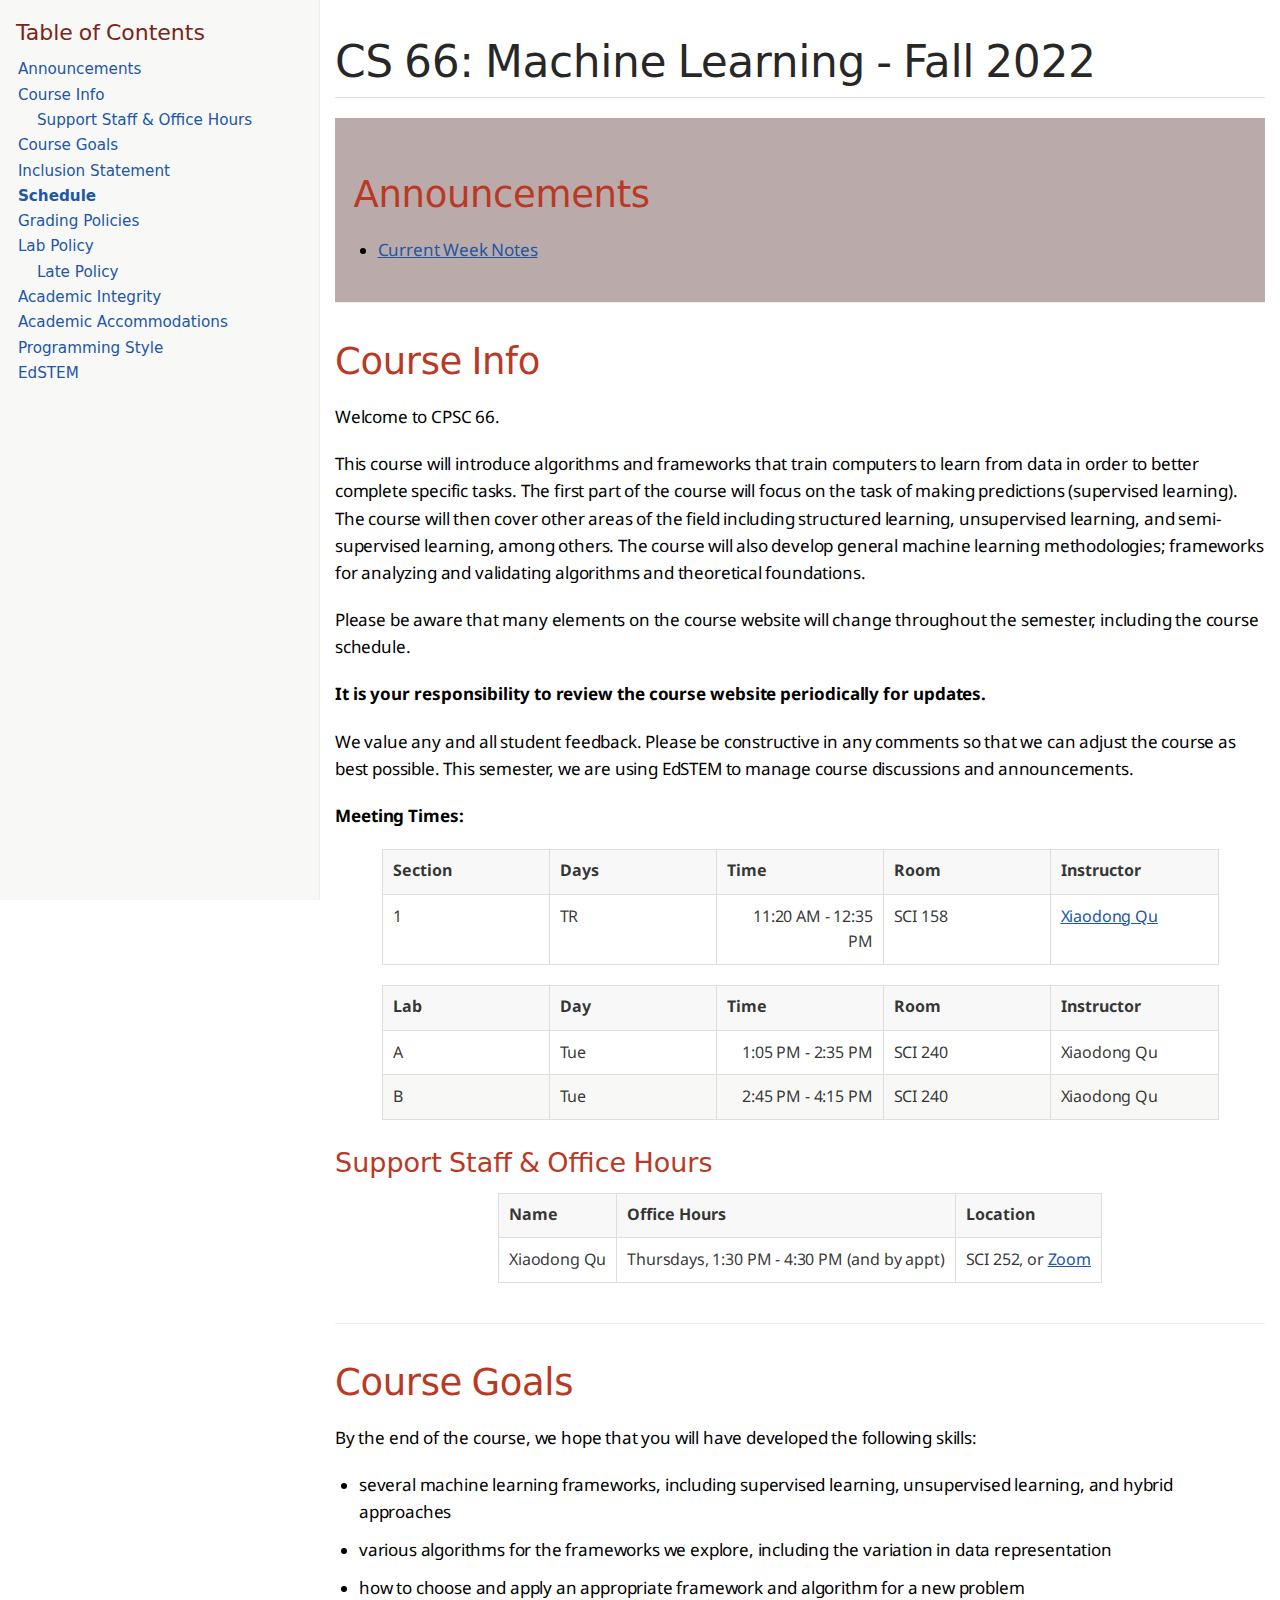
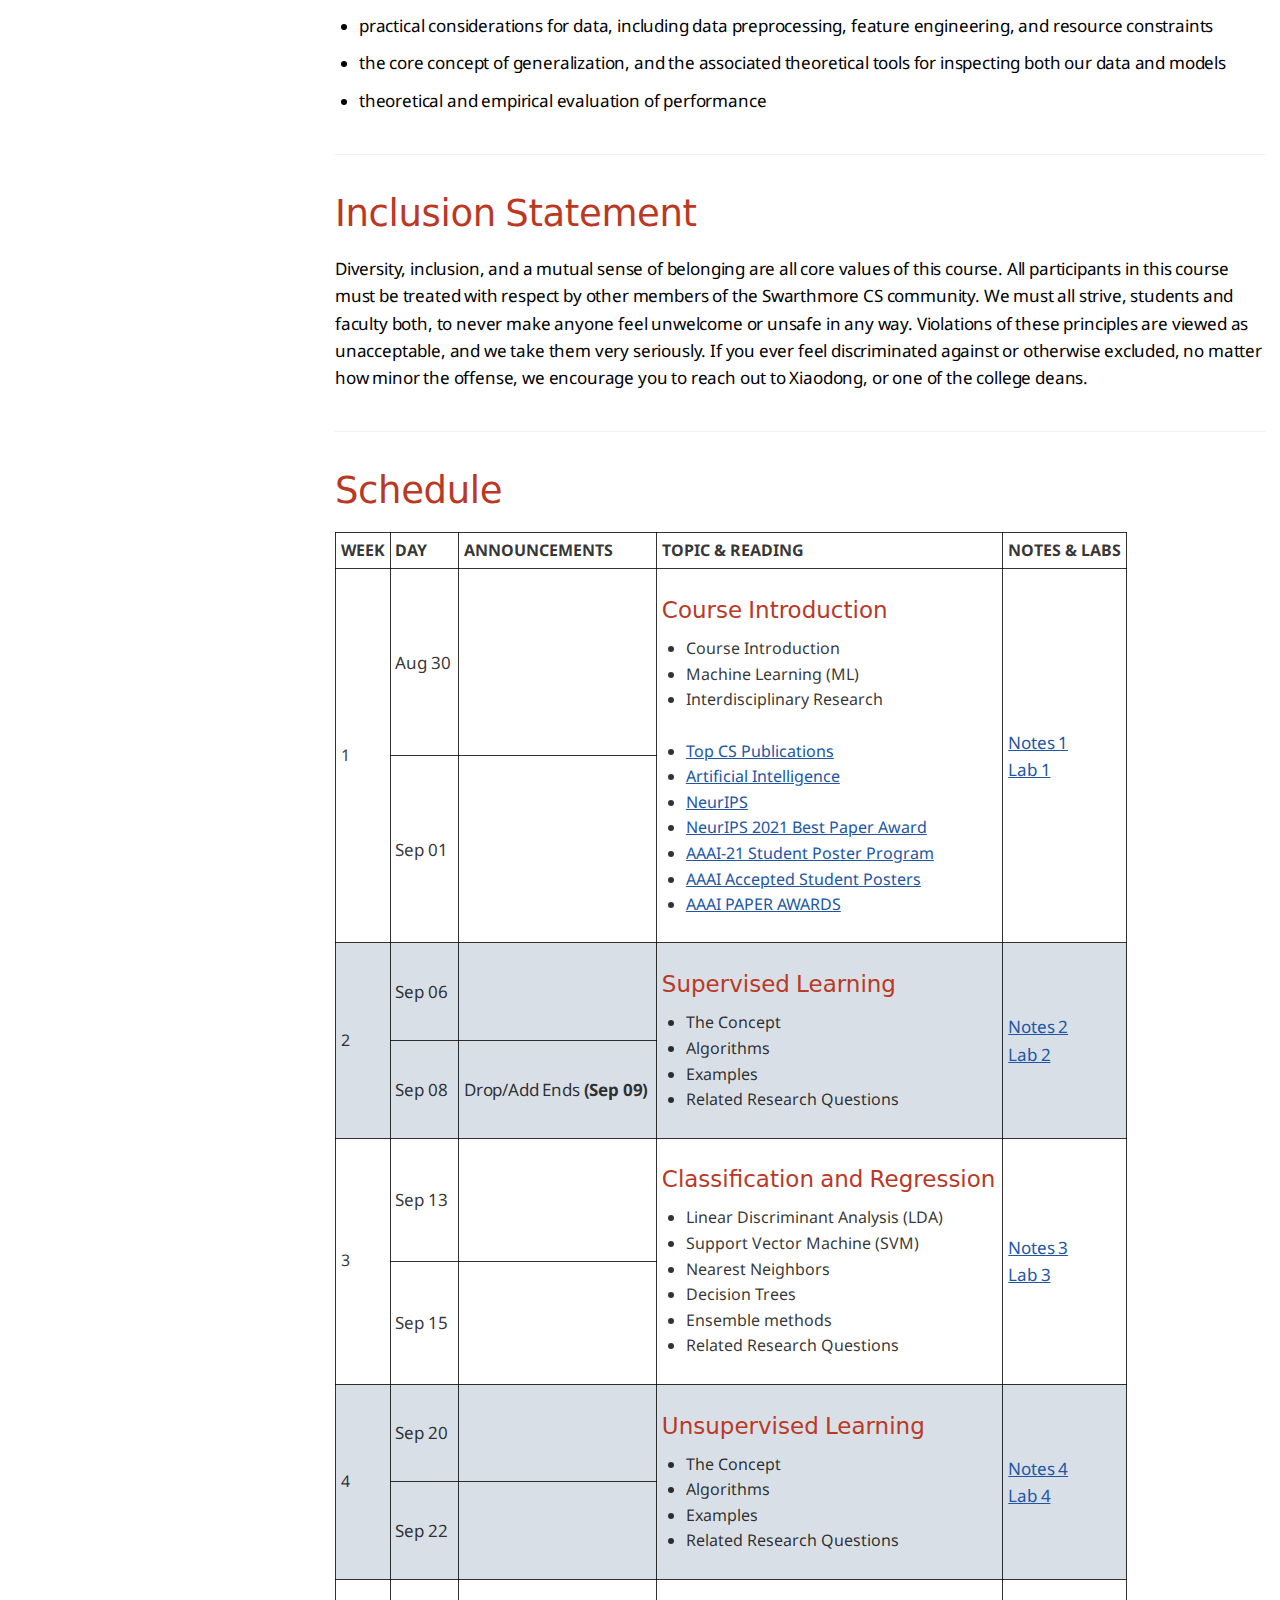
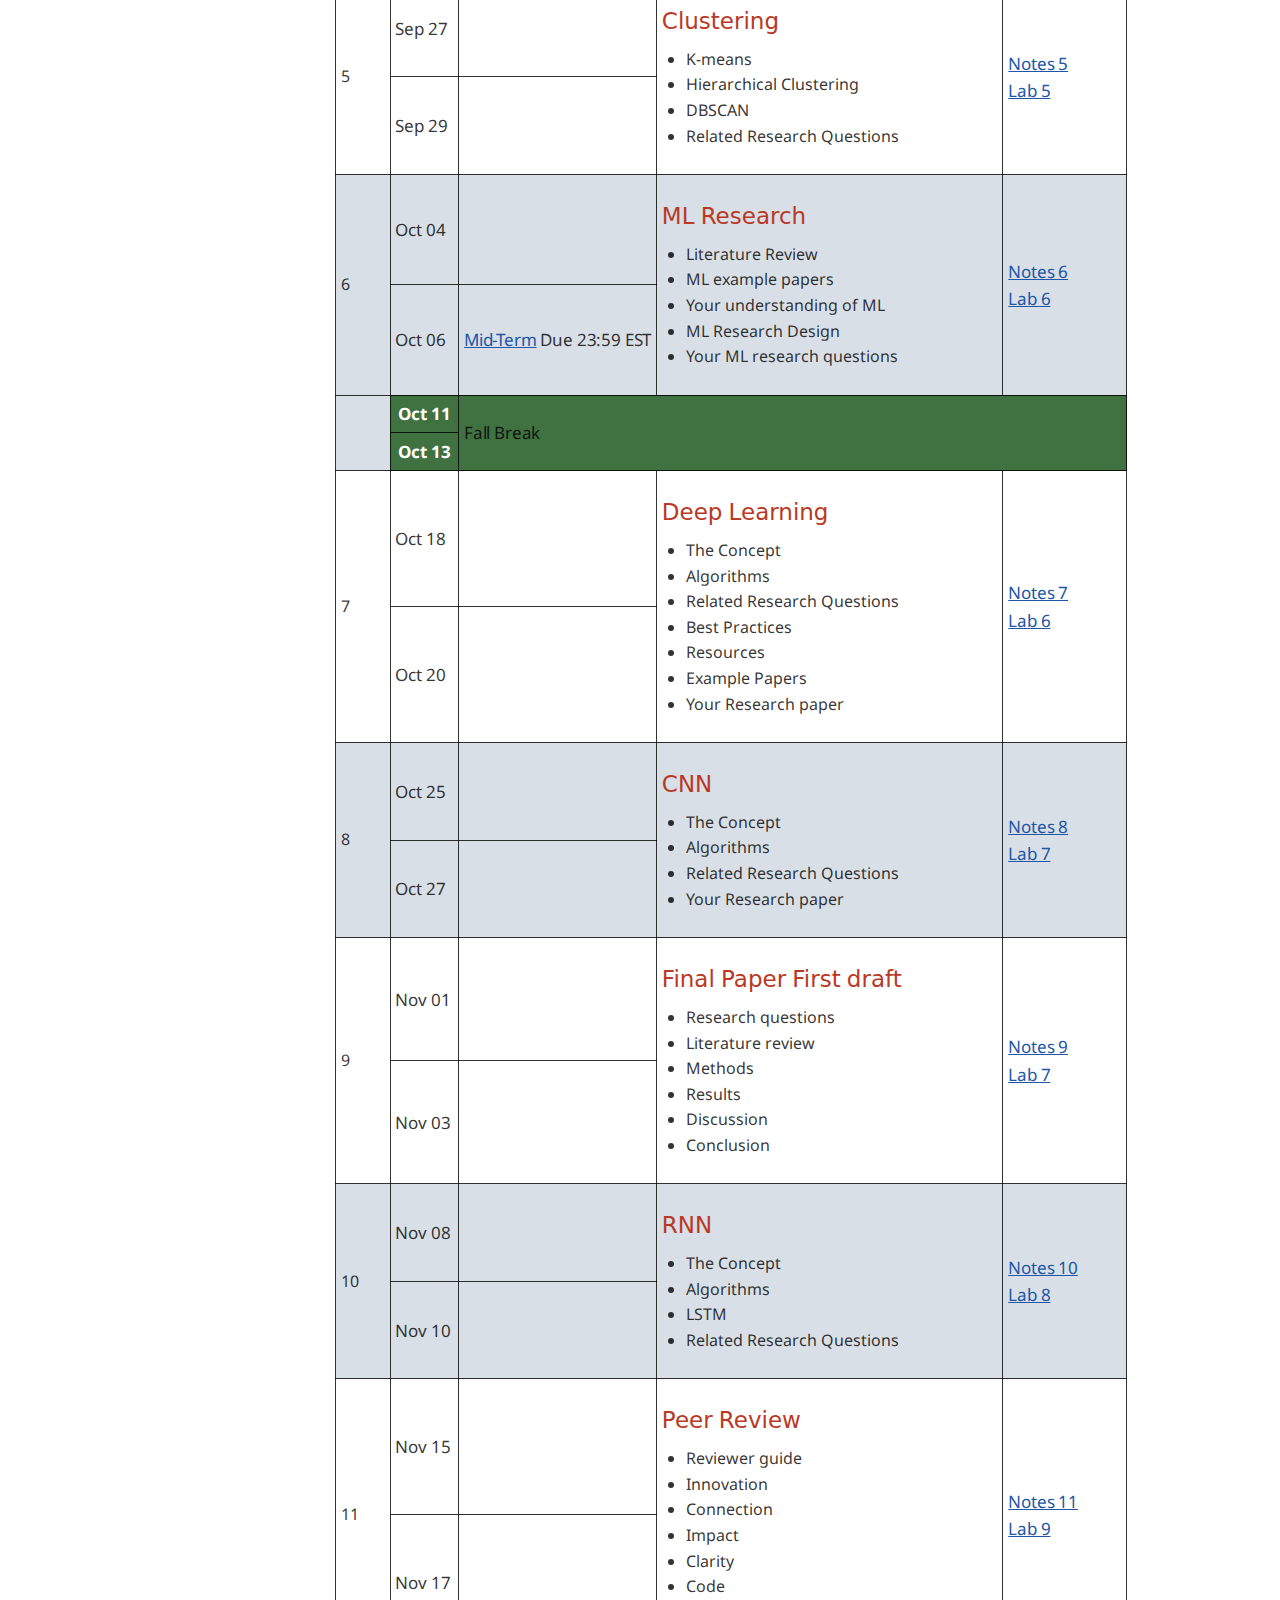
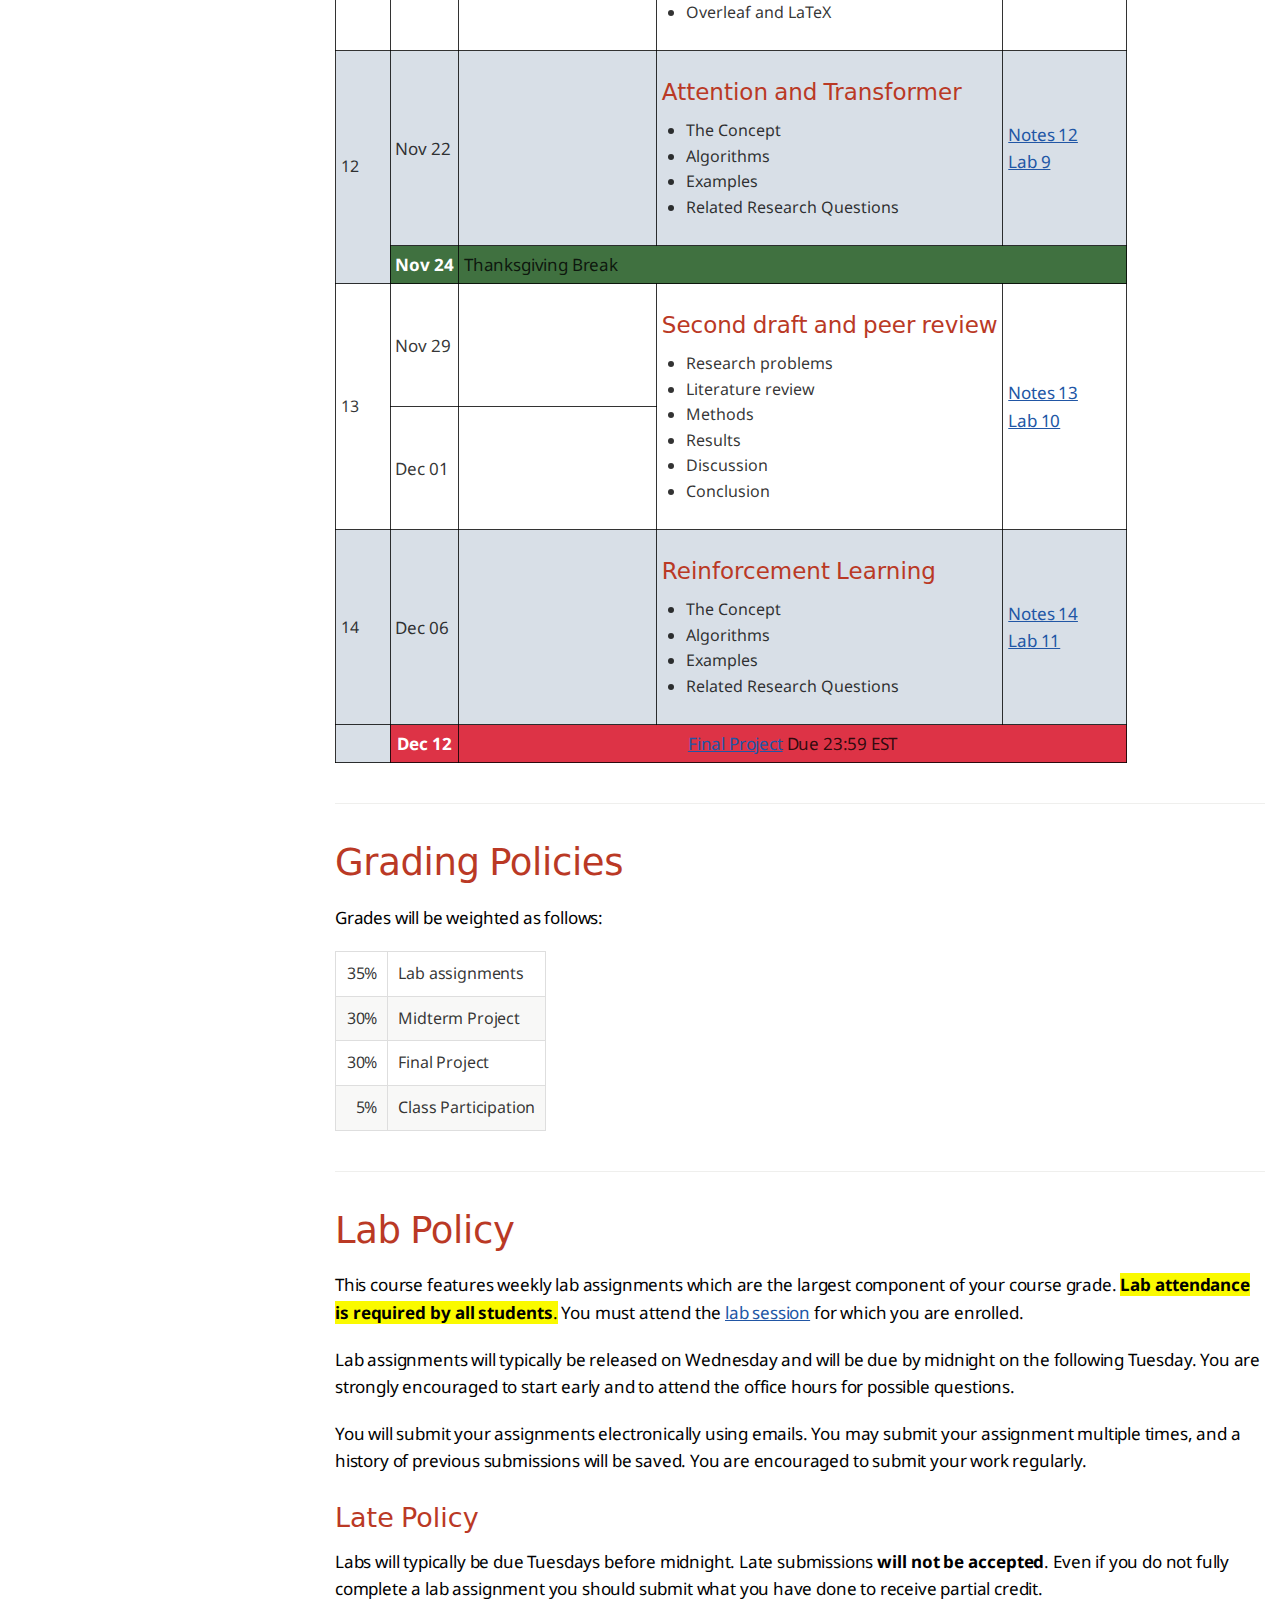
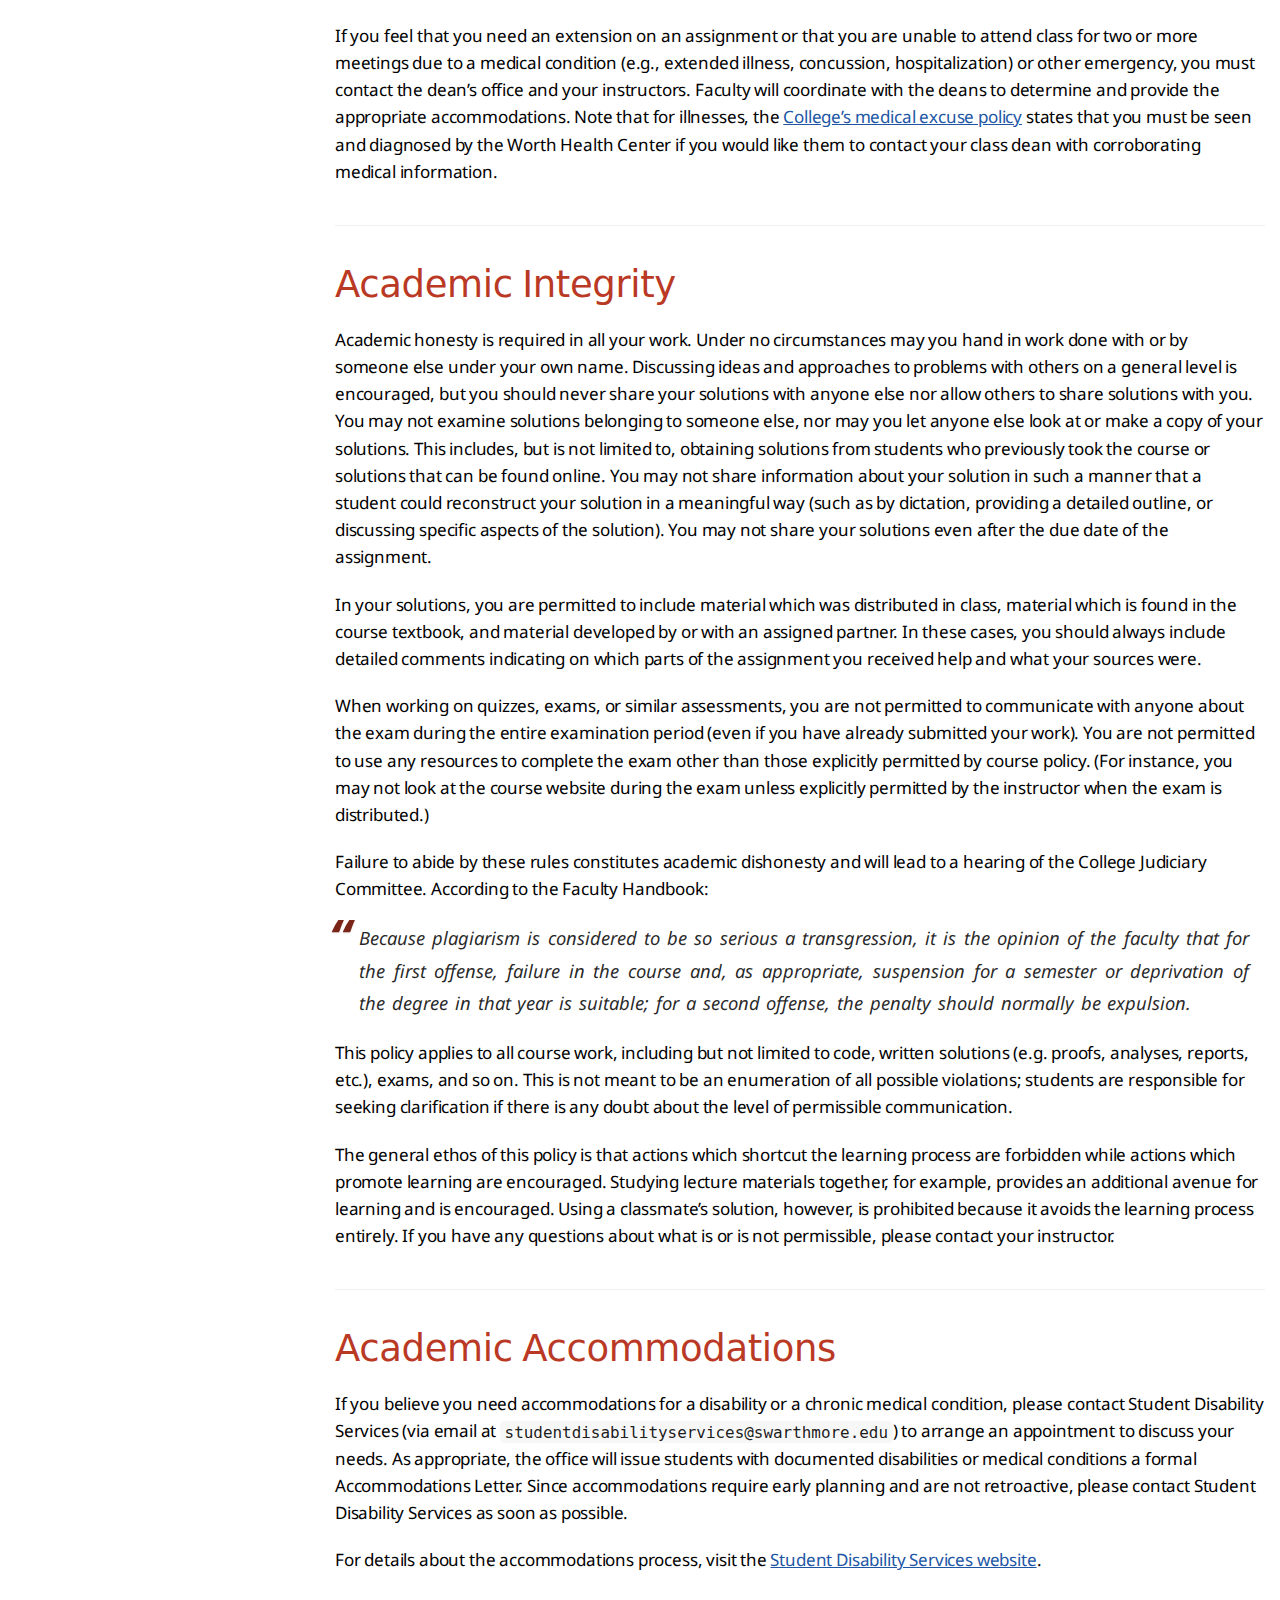
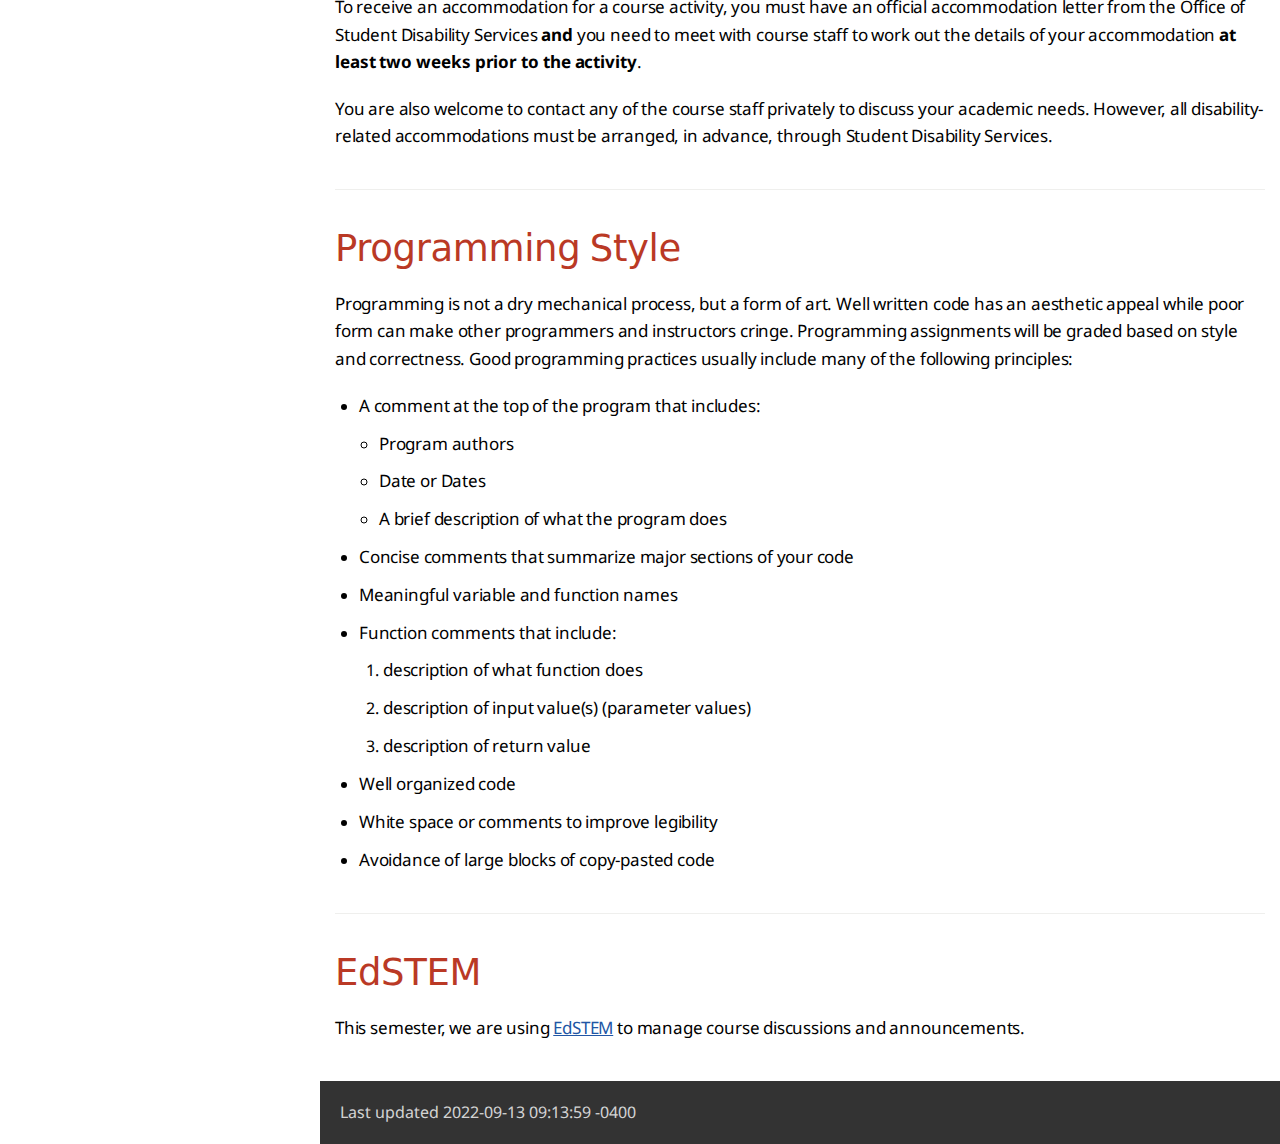
<file: index.html>
<!DOCTYPE html>
<html lang="en">
<head>
<meta charset="UTF-8">
<meta http-equiv="X-UA-Compatible" content="IE=edge">
<meta name="viewport" content="width=device-width, initial-scale=1.0">
<meta name="generator" content="Asciidoctor 2.0.17">
<title>Machine Learning</title>
<link rel="stylesheet" href="style/front.css">
<link rel="stylesheet" href="https://cdnjs.cloudflare.com/ajax/libs/font-awesome/4.7.0/css/font-awesome.min.css">
</head>
<body class="article toc2 toc-left">
<div id="header">
<h1>CS 66: Machine Learning - Fall 2022</h1>
<div id="toc" class="toc2">
<div id="toctitle">Table of Contents</div>
<ul class="sectlevel1">
<li><a href="#_announcements">Announcements</a></li>
<li><a href="#_course_info">Course Info</a>
<ul class="sectlevel2">
<li><a href="#_support_staff_office_hours">Support Staff &amp; Office Hours</a></li>
</ul>
</li>
<li><a href="#_course_goals">Course Goals</a></li>
<li><a href="#_inclusion_statement">Inclusion Statement</a></li>
<li><a href="#_schedule"><strong>Schedule</strong></a></li>
<li><a href="#_grading_policies">Grading Policies</a></li>
<li><a href="#_lab_policy">Lab Policy</a>
<ul class="sectlevel2">
<li><a href="#_late_policy">Late Policy</a></li>
</ul>
</li>
<li><a href="#_academic_integrity">Academic Integrity</a></li>
<li><a href="#_academic_accommodations">Academic Accommodations</a></li>
<li><a href="#_programming_style">Programming Style</a></li>
<li><a href="#_edstem">EdSTEM</a></li>
</ul>
</div>
</div>
<div id="content">
<div class="sect1 anns">
<h2 id="_announcements">Announcements</h2>
<div class="sectionbody">
<div class="ulist">
<ul>
<li>
<p><a href="#current">Current Week Notes</a></p>
</li>
</ul>
</div>
</div>
</div>
<div class="sect1">
<h2 id="_course_info">Course Info</h2>
<div class="sectionbody">
<div class="paragraph">
<p>Welcome to CPSC 66.</p>
</div>
<div class="paragraph">
<p>This course will introduce algorithms and frameworks that train computers to learn from data in order to better complete specific tasks. The first part of the course will focus on the task of making predictions (supervised learning).  The course will then cover other areas of the field including structured learning, unsupervised learning, and semi-supervised learning, among others.  The course will also develop general machine learning methodologies; frameworks for analyzing and validating algorithms and theoretical foundations.</p>
</div>
<div class="paragraph">
<p>Please be aware that many elements on the course website will change throughout the semester, including the course schedule.</p>
</div>
<div class="paragraph">
<p><strong>It is your responsibility to review the course website periodically for updates.</strong></p>
</div>
<div class="paragraph">
<p>We value any and all student feedback. Please be constructive in any comments so that we can adjust the course as best possible.
This semester, we are using EdSTEM to manage course discussions and announcements.</p>
</div>
<div class="paragraph">
<p><strong>Meeting Times:</strong></p>
</div>
<table class="tableblock frame-all grid-all center" style="width: 90%;">
<colgroup>
<col style="width: 20%;">
<col style="width: 20%;">
<col style="width: 20%;">
<col style="width: 20%;">
<col style="width: 20%;">
</colgroup>
<thead>
<tr>
<th class="tableblock halign-left valign-top">Section</th>
<th class="tableblock halign-left valign-top">Days</th>
<th class="tableblock halign-left valign-top">Time</th>
<th class="tableblock halign-left valign-top">Room</th>
<th class="tableblock halign-left valign-top">Instructor</th>
</tr>
</thead>
<tbody>
<tr>
<td class="tableblock halign-left valign-top"><p class="tableblock">1</p></td>
<td class="tableblock halign-left valign-top"><p class="tableblock">TR</p></td>
<td class="tableblock halign-right valign-top"><p class="tableblock">11:20 AM - 12:35 PM</p></td>
<td class="tableblock halign-left valign-top"><p class="tableblock">SCI 158</p></td>
<td class="tableblock halign-left valign-top"><p class="tableblock"><a href="https://www.cs.swarthmore.edu/~xqu1/">Xiaodong Qu</a></p></td>
</tr>
</tbody>
</table>
<table class="tableblock frame-all grid-all center" style="width: 90%;">
<colgroup>
<col style="width: 20%;">
<col style="width: 20%;">
<col style="width: 20%;">
<col style="width: 20%;">
<col style="width: 20%;">
</colgroup>
<thead>
<tr>
<th class="tableblock halign-left valign-top">Lab</th>
<th class="tableblock halign-left valign-top">Day</th>
<th class="tableblock halign-left valign-top">Time</th>
<th class="tableblock halign-left valign-top">Room</th>
<th class="tableblock halign-left valign-top">Instructor</th>
</tr>
</thead>
<tbody>
<tr>
<td class="tableblock halign-left valign-top"><p class="tableblock">A</p></td>
<td class="tableblock halign-left valign-top"><p class="tableblock">Tue</p></td>
<td class="tableblock halign-right valign-top"><p class="tableblock">1:05 PM - 2:35 PM</p></td>
<td class="tableblock halign-left valign-top"><p class="tableblock">SCI 240</p></td>
<td class="tableblock halign-left valign-top"><p class="tableblock">Xiaodong Qu</p></td>
</tr>
<tr>
<td class="tableblock halign-left valign-top"><p class="tableblock">B</p></td>
<td class="tableblock halign-left valign-top"><p class="tableblock">Tue</p></td>
<td class="tableblock halign-right valign-top"><p class="tableblock">2:45 PM - 4:15 PM</p></td>
<td class="tableblock halign-left valign-top"><p class="tableblock">SCI 240</p></td>
<td class="tableblock halign-left valign-top"><p class="tableblock">Xiaodong Qu</p></td>
</tr>
</tbody>
</table>
<div class="sect2">
<h3 id="_support_staff_office_hours">Support Staff &amp; Office Hours</h3>
<table class="tableblock frame-all grid-all fit-content center">
<colgroup>
<col>
<col>
<col>
</colgroup>
<thead>
<tr>
<th class="tableblock halign-left valign-top">Name</th>
<th class="tableblock halign-left valign-top">Office Hours</th>
<th class="tableblock halign-left valign-top">Location</th>
</tr>
</thead>
<tbody>
<tr>
<td class="tableblock halign-left valign-top"><p class="tableblock">Xiaodong Qu</p></td>
<td class="tableblock halign-left valign-top"><p class="tableblock">Thursdays, 1:30 PM - 4:30 PM (and by appt)</p></td>
<td class="tableblock halign-left valign-top"><p class="tableblock">SCI 252, or <a href="https://swarthmore.zoom.us/j/3979594015">Zoom</a></p></td>
</tr>
</tbody>
</table>
</div>
</div>
</div>
<div class="sect1">
<h2 id="_course_goals">Course Goals</h2>
<div class="sectionbody">
<div class="paragraph">
<p>By the end of the course, we hope that you will have developed the
following skills:</p>
</div>
<div class="ulist">
<ul>
<li>
<p>several machine learning frameworks, including supervised learning, unsupervised learning, and hybrid approaches</p>
</li>
<li>
<p>various algorithms for the frameworks we explore, including the variation in data representation</p>
</li>
<li>
<p>how to choose and apply an appropriate framework and algorithm for a new problem</p>
</li>
<li>
<p>practical considerations for data, including data preprocessing, feature engineering, and resource constraints</p>
</li>
<li>
<p>the core concept of generalization, and the associated theoretical tools for inspecting both our data and models</p>
</li>
<li>
<p>theoretical and empirical evaluation of performance</p>
</li>
</ul>
</div>
</div>
</div>
<div class="sect1">
<h2 id="_inclusion_statement">Inclusion Statement</h2>
<div class="sectionbody">
<div class="paragraph">
<p>Diversity, inclusion, and a mutual sense of belonging are all core values of this course. All participants in this course must be treated with respect by other members of the Swarthmore CS community. We must all strive, students and faculty both, to never make anyone feel unwelcome or unsafe in any way. Violations of these principles are viewed as unacceptable, and we take them very seriously. If you ever feel discriminated against or otherwise excluded, no matter how minor the offense, we encourage you to reach out to Xiaodong, or one of the college deans.</p>
</div>
</div>
</div>
<div class="sect1">
<h2 id="_schedule"><strong>Schedule</strong></h2>
<div class="sectionbody">
<!-- FILE AUTO-GENERATED: DO NOT DIRECTLY EDIT THIS FILE --><TABLE class="colorTable">
<TR>
  <TD ><B>WEEK</B></TD>
  <TD ><B>DAY</B></TD>
  <TD ><B>ANNOUNCEMENTS</B></TD>
  <TD ><B>TOPIC &amp; READING</B></TD>
  <TD ><B>NOTES &amp; LABS</B></TD>
</TR>
<TR class="odd"> <TD ROWSPAN="2">1</TD> <TD ><p >Aug 30</p></TD> <TD>&nbsp;</TD> <TD ROWSPAN="2"><h4>Course Introduction</h4>
<ul>
<li>Course Introduction</li>
<li>Machine Learning (ML)</li>
<li>Interdisciplinary Research<br>
 <br></li>
<li><a href="https://scholar.google.com/citations?view_op=top_venues&amp;hl=en&amp;vq=eng">Top CS Publications</a></li>
<li><a href="https://scholar.google.com/citations?view_op=top_venues&amp;hl=en&amp;vq=eng_artificialintelligence">Artificial Intelligence</a></li>
<li><a href="https://neurips.cc/Conferences/2021">NeurIPS</a></li>
<li><a href="https://blog.neurips.cc/2021/11/30/announcing-the-neurips-2021-award-recipients/">NeurIPS 2021 Best Paper Award</a></li>
<li><a href="https://aaai.org/Conferences/AAAI-21/student-abstract-and-poster-program/">AAAI-21 Student Poster Program</a></li>
<li><a href="https://ojs.aaai.org/index.php/AAAI/issue/view/402">AAAI Accepted Student Posters</a></li>
<li><a href="https://aaai.org/Awards/paper.php">AAAI PAPER AWARDS</a></li>
</ul></TD> <TD ROWSPAN="2"><p><a href="notes/week01.html">Notes 1</a><br>
<a href="labs/lab01.html">Lab 1</a></p></TD> </TR>
<TR class="odd"> <!-- SPANNED ROW --> <TD ><p >Sep 01</p></TD> <TD>&nbsp;</TD> <!-- SPANNED ROW --> <!-- SPANNED ROW --> </TR>
<TR class="even"> <TD ROWSPAN="2">2</TD> <TD ><p >Sep 06</p></TD> <TD>&nbsp;</TD> <TD ROWSPAN="2"><h4>Supervised Learning</h4>
<ul>
<li>The Concept</li>
<li>Algorithms</li>
<li>Examples</li>
<li>Related Research Questions</li>
</ul></TD> <TD ROWSPAN="2"><p><a href="notes/week02.html">Notes 2</a><br>
<a href="labs/lab02.html">Lab 2</a></p></TD> </TR>
<TR class="even"> <!-- SPANNED ROW --> <TD class="None"><p class="None">Sep 08</p></TD> <TD rowspan="1"  class="None"><p><p>Drop/Add Ends <B>(Sep 09)</B></p></p></TD> <!-- SPANNED ROW --> <!-- SPANNED ROW --> </TR>
<TR class="odd"> <TD ROWSPAN="2">3</TD> <TD ><p >Sep 13</p></TD> <TD>&nbsp;</TD> <TD ROWSPAN="2"><h4>Classification and Regression</h4>
<ul>
<li>Linear Discriminant Analysis (LDA)</li>
<li>Support Vector Machine (SVM)</li>
<li>Nearest Neighbors</li>
<li>Decision Trees</li>
<li>Ensemble methods</li>
<li>Related Research Questions</li>
</ul></TD> <TD ROWSPAN="2"><p><a href="notes/week03.html">Notes 3</a><br>
<a href="labs/lab03.html">Lab 3</a></p></TD> </TR>
<TR class="odd"> <!-- SPANNED ROW --> <TD ><p >Sep 15</p></TD> <TD>&nbsp;</TD> <!-- SPANNED ROW --> <!-- SPANNED ROW --> </TR>
<TR class="even"> <TD ROWSPAN="2">4</TD> <TD ><p >Sep 20</p></TD> <TD>&nbsp;</TD> <TD ROWSPAN="2"><h4>Unsupervised Learning</h4>
<ul>
<li>The Concept</li>
<li>Algorithms</li>
<li>Examples</li>
<li>Related Research Questions</li>
</ul></TD> <TD ROWSPAN="2"><p><a href="notes/week04.html">Notes 4</a><br>
<a href="labs/lab04.html">Lab 4</a></p></TD> </TR>
<TR class="even"> <!-- SPANNED ROW --> <TD ><p >Sep 22</p></TD> <TD>&nbsp;</TD> <!-- SPANNED ROW --> <!-- SPANNED ROW --> </TR>
<TR class="odd"> <TD ROWSPAN="2">5</TD> <TD ><p >Sep 27</p></TD> <TD>&nbsp;</TD> <TD ROWSPAN="2"><h4>Clustering</h4>
<ul>
<li>K-means</li>
<li>Hierarchical Clustering</li>
<li>DBSCAN</li>
<li>Related Research Questions</li>
</ul></TD> <TD ROWSPAN="2"><p><a href="notes/week05.html">Notes 5</a><br>
<a href="labs/lab05.html">Lab 5</a></p></TD> </TR>
<TR class="odd"> <!-- SPANNED ROW --> <TD ><p >Sep 29</p></TD> <TD>&nbsp;</TD> <!-- SPANNED ROW --> <!-- SPANNED ROW --> </TR>
<TR class="even"> <TD ROWSPAN="2">6</TD> <TD ><p >Oct 04</p></TD> <TD>&nbsp;</TD> <TD ROWSPAN="2"><h4>ML Research</h4>
<ul>
<li>Literature Review</li>
<li>ML example papers</li>
<li>Your understanding of ML</li>
<li>ML Research Design</li>
<li>Your ML research questions</li>
</ul></TD> <TD ROWSPAN="2"><p><a href="notes/week06.html">Notes 6</a><br>
<a href="labs/lab06.html">Lab 6</a></p></TD> </TR>
<TR class="even"> <!-- SPANNED ROW --> <TD class="None"><p class="None">Oct 06</p></TD> <TD rowspan="1"  class="None"><p><p><a href="labs/midterm.html">Mid-Term</a> Due 23:59 EST</p></p></TD> <!-- SPANNED ROW --> <!-- SPANNED ROW --> </TR>
<TR class="even"> <TD ROWSPAN="2">&nbsp;</TD> <TD class="break"><p class="break">Oct 11</p></TD> <TD rowspan="2" colspan="3" class="break"><p class="break"><p>Fall Break</p></p></TD> <!-- SPANNED COL --> <!-- SPANNED COL --> </TR>
<TR class="even"> <!-- SPANNED ROW --> <TD class="break"><p class="break">Oct 13</p></TD> <!-- SPANNED ROW --> <!-- SPANNED COL --> <!-- SPANNED COL --> </TR>
<TR class="odd"> <TD ROWSPAN="2">7</TD> <TD ><p >Oct 18</p></TD> <TD>&nbsp;</TD> <TD ROWSPAN="2"><h4>Deep Learning</h4>
<ul>
<li>The Concept</li>
<li>Algorithms</li>
<li>Related Research Questions</li>
<li>Best Practices</li>
<li>Resources</li>
<li>Example Papers</li>
<li>Your Research paper</li>
</ul></TD> <TD ROWSPAN="2"><p><a href="notes/week07.html">Notes 7</a><br>
<a href="labs/lab06.html">Lab 6</a></p></TD> </TR>
<TR class="odd"> <!-- SPANNED ROW --> <TD ><p >Oct 20</p></TD> <TD>&nbsp;</TD> <!-- SPANNED ROW --> <!-- SPANNED ROW --> </TR>
<TR class="even"> <TD ROWSPAN="2">8</TD> <TD ><p >Oct 25</p></TD> <TD>&nbsp;</TD> <TD ROWSPAN="2"><h4>CNN</h4>
<ul>
<li>The Concept</li>
<li>Algorithms</li>
<li>Related Research Questions</li>
<li>Your Research paper</li>
</ul></TD> <TD ROWSPAN="2"><p><a href="notes/week08.html">Notes 8</a><br>
<a href="labs/lab07.html">Lab 7</a></p></TD> </TR>
<TR class="even"> <!-- SPANNED ROW --> <TD ><p >Oct 27</p></TD> <TD>&nbsp;</TD> <!-- SPANNED ROW --> <!-- SPANNED ROW --> </TR>
<TR class="odd"> <TD ROWSPAN="2">9</TD> <TD ><p >Nov 01</p></TD> <TD>&nbsp;</TD> <TD ROWSPAN="2"><h4>Final Paper First draft</h4>
<ul>
<li>Research questions</li>
<li>Literature review</li>
<li>Methods</li>
<li>Results</li>
<li>Discussion</li>
<li>Conclusion</li>
</ul></TD> <TD ROWSPAN="2"><p><a href="notes/week09.html">Notes 9</a><br>
<a href="labs/lab07.html">Lab 7</a></p></TD> </TR>
<TR class="odd"> <!-- SPANNED ROW --> <TD ><p >Nov 03</p></TD> <TD>&nbsp;</TD> <!-- SPANNED ROW --> <!-- SPANNED ROW --> </TR>
<TR class="even"> <TD ROWSPAN="2">10</TD> <TD ><p >Nov 08</p></TD> <TD>&nbsp;</TD> <TD ROWSPAN="2"><h4>RNN</h4>
<ul>
<li>The Concept</li>
<li>Algorithms</li>
<li>LSTM</li>
<li>Related Research Questions</li>
</ul></TD> <TD ROWSPAN="2"><p><a href="notes/week10.html">Notes 10</a><br>
<a href="labs/lab08.html">Lab 8</a></p></TD> </TR>
<TR class="even"> <!-- SPANNED ROW --> <TD ><p >Nov 10</p></TD> <TD>&nbsp;</TD> <!-- SPANNED ROW --> <!-- SPANNED ROW --> </TR>
<TR class="odd"> <TD ROWSPAN="2">11</TD> <TD ><p >Nov 15</p></TD> <TD>&nbsp;</TD> <TD ROWSPAN="2"><h4>Peer Review</h4>
<ul>
<li>Reviewer guide</li>
<li>Innovation</li>
<li>Connection</li>
<li>Impact</li>
<li>Clarity</li>
<li>Code</li>
<li>Overleaf and LaTeX</li>
</ul></TD> <TD ROWSPAN="2"><p><a href="notes/week11.html">Notes 11</a><br>
<a href="labs/lab09.html">Lab 9</a></p></TD> </TR>
<TR class="odd"> <!-- SPANNED ROW --> <TD ><p >Nov 17</p></TD> <TD>&nbsp;</TD> <!-- SPANNED ROW --> <!-- SPANNED ROW --> </TR>
<TR class="even"> <TD ROWSPAN="2">12</TD> <TD ><p >Nov 22</p></TD> <TD>&nbsp;</TD> <TD ROWSPAN="1"><h4>Attention and Transformer</h4>
<ul>
<li>The Concept</li>
<li>Algorithms</li>
<li>Examples</li>
<li>Related Research Questions</li>
</ul></TD> <TD ROWSPAN="1"><p><a href="notes/week12.html">Notes 12</a><br>
<a href="labs/lab09.html">Lab 9</a></p></TD> </TR>
<TR class="even"> <!-- SPANNED ROW --> <TD class="break"><p class="break">Nov 24</p></TD> <TD rowspan="1" colspan="3" class="break"><p class="break"><p>Thanksgiving Break</p></p></TD> <!-- SPANNED COL --> <!-- SPANNED COL --> </TR>
<TR class="odd"> <TD ROWSPAN="2">13</TD> <TD ><p >Nov 29</p></TD> <TD>&nbsp;</TD> <TD ROWSPAN="2"><h4>Second draft and peer review</h4>
<ul>
<li>Research problems</li>
<li>Literature review</li>
<li>Methods</li>
<li>Results</li>
<li>Discussion</li>
<li>Conclusion</li>
</ul></TD> <TD ROWSPAN="2"><p><a href="notes/week13.html">Notes 13</a><br>
<a href="labs/lab10.html">Lab 10</a></p></TD> </TR>
<TR class="odd"> <!-- SPANNED ROW --> <TD ><p >Dec 01</p></TD> <TD>&nbsp;</TD> <!-- SPANNED ROW --> <!-- SPANNED ROW --> </TR>
<TR class="even"> <TD ROWSPAN="1">14</TD> <TD ><p >Dec 06</p></TD> <TD>&nbsp;</TD> <TD ROWSPAN="1"><h4>Reinforcement Learning</h4>
<p><a name = "current"></a>  <!-- This marks the current week, for easy nav --></p>
<ul>
<li>The Concept</li>
<li>Algorithms</li>
<li>Examples</li>
<li>Related Research Questions</li>
</ul></TD> <TD ROWSPAN="1"><p><a href="notes/week14.html">Notes 14</a><br>
<a href="labs/lab11.html">Lab 11</a></p></TD> </TR>
<TR class="even"> <TD ROWSPAN="1">&nbsp;</TD> <TD class="exam"><p class="exam">Dec 12</p></TD> <TD rowspan="1" colspan="3" class="exam"><p class="exam"><p><a href="labs/finalf22.html">Final Project</a> Due 23:59 EST</p></p></TD> <!-- SPANNED COL --> <!-- SPANNED COL --> </TR>
</TABLE></BODY></HTML>
</div>
</div>
<div class="sect1">
<h2 id="_grading_policies">Grading Policies</h2>
<div class="sectionbody">
<div class="paragraph">
<p>Grades will be weighted as follows:</p>
</div>
<table class="tableblock frame-all grid-all stretch">
<colgroup>
<col style="width: 25%;">
<col style="width: 75%;">
</colgroup>
<tbody>
<tr>
<td class="tableblock halign-right valign-top"><p class="tableblock">35%</p></td>
<td class="tableblock halign-left valign-top"><p class="tableblock">Lab assignments</p></td>
</tr>
<tr>
<td class="tableblock halign-right valign-top"><p class="tableblock">30%</p></td>
<td class="tableblock halign-left valign-top"><p class="tableblock">Midterm Project</p></td>
</tr>
<tr>
<td class="tableblock halign-right valign-top"><p class="tableblock">30%</p></td>
<td class="tableblock halign-left valign-top"><p class="tableblock">Final Project</p></td>
</tr>
<tr>
<td class="tableblock halign-right valign-top"><p class="tableblock">5%</p></td>
<td class="tableblock halign-left valign-top"><p class="tableblock">Class Participation</p></td>
</tr>
</tbody>
</table>
</div>
</div>
<div class="sect1">
<h2 id="_lab_policy">Lab Policy</h2>
<div class="sectionbody">
<div class="paragraph">
<p>This course features weekly lab assignments which are the largest component of
your course grade. <span class="yellow-background"><strong>Lab attendance is required by all
students</strong>.</span> You must attend the <a href="#_course_info">lab session</a> for which you
are enrolled.</p>
</div>
<div class="paragraph">
<p>Lab assignments will typically be released on Wednesday and will be due by midnight on the following Tuesday. You are strongly encouraged to
start early and to attend the office hours for possible questions.</p>
</div>
<div class="paragraph">
<p>You will submit your assignments electronically using emails.
You may submit your assignment multiple times, and a history of previous
submissions will be saved. You are encouraged to submit your work regularly.</p>
</div>
<div class="sect2">
<h3 id="_late_policy">Late Policy</h3>
<div class="paragraph">
<p>Labs will typically be due Tuesdays before midnight. Late submissions <strong>will
not be accepted</strong>. Even if you do not fully complete a lab assignment you should
submit what you have done to receive partial credit.</p>
</div>
<div class="paragraph">
<p>If you feel that you need an extension on an assignment or that you are unable
to attend class for two or more meetings due to a medical condition (e.g.,
extended illness, concussion, hospitalization) or other emergency, you must
contact the dean&#8217;s office and your instructors. Faculty will coordinate with
the deans to determine and provide the appropriate accommodations. Note that
for illnesses, the
<a href="https://www.swarthmore.edu/student-health/medical-excuse-policy">College&#8217;s
medical excuse policy</a> states that you must be seen and diagnosed by the Worth
Health Center if you would like them to contact your class dean with
corroborating medical information.</p>
</div>
</div>
</div>
</div>
<div class="sect1">
<h2 id="_academic_integrity">Academic Integrity</h2>
<div class="sectionbody">
<div class="paragraph">
<p>Academic honesty is required in all your work. Under no circumstances may
you hand in work done with or by someone else under your own name. Discussing
ideas and approaches to problems with others on a general level is encouraged,
but you should never share your solutions with anyone else nor allow others to
share solutions with you. You may not examine solutions belonging to someone else,
nor may you let anyone else look at or make a copy of your solutions. This includes,
but is not limited to, obtaining solutions from students who previously took the
course or solutions that can be found online. You may not share information about
your solution in such a manner that a student could reconstruct your solution in a
meaningful way (such as by dictation, providing a detailed outline, or discussing
specific aspects of the solution). You may not share your solutions even after the
due date of the assignment.</p>
</div>
<div class="paragraph">
<p>In your solutions, you are permitted to include material which was distributed
in class, material which is found in the course textbook, and material developed
by or with an assigned partner. In these cases, you should always include detailed
comments indicating on which parts of the assignment you received help and what
your sources were.</p>
</div>
<div class="paragraph">
<p>When working on quizzes, exams, or similar assessments, you are not permitted to
communicate with anyone about the exam during the entire examination period
(even if you have already submitted your work). You are not permitted to use any
resources to complete the exam other than those explicitly permitted by course
policy. (For instance, you may not look at the course website during the exam
unless explicitly permitted by the instructor when the exam is distributed.)</p>
</div>
<div class="paragraph">
<p>Failure to abide by these rules constitutes academic dishonesty and will lead
to a hearing of the College Judiciary Committee. According to the Faculty Handbook:</p>
</div>
<div class="quoteblock">
<blockquote>
<div class="paragraph">
<p>Because plagiarism is considered to be so serious a transgression, it is the
opinion of the faculty that for the first offense, failure in the course and,
as appropriate, suspension for a semester or deprivation of the degree in that
year is suitable; for a second offense, the penalty should normally be
expulsion.</p>
</div>
</blockquote>
</div>
<div class="paragraph">
<p>This policy applies to all course work, including but not limited to code,
written solutions (e.g. proofs, analyses, reports, etc.), exams, and so on.
This is not meant to be an enumeration of all possible violations; students
are responsible for seeking clarification if there is any doubt about the
level of permissible communication.</p>
</div>
<div class="paragraph">
<p>The general ethos of this policy is that actions which shortcut the learning
process are forbidden while actions which promote learning are encouraged.
Studying lecture materials together, for example, provides an additional avenue
for learning and is encouraged. Using a classmate&#8217;s solution, however, is
prohibited because it avoids the learning process entirely. If you have any
questions about what is or is not permissible, please contact your instructor.</p>
</div>
</div>
</div>
<div class="sect1">
<h2 id="_academic_accommodations">Academic Accommodations</h2>
<div class="sectionbody">
<div class="paragraph">
<p>If you believe you need accommodations for a disability or a chronic medical
condition, please contact Student Disability Services (via email at
<code>studentdisabilityservices@swarthmore.edu</code>) to arrange an
appointment to discuss your needs. As appropriate, the office will issue
students with documented disabilities or medical conditions a formal
Accommodations Letter. Since accommodations require early planning and are not
retroactive, please contact Student Disability Services as soon as possible.</p>
</div>
<div class="paragraph">
<p>For details about the accommodations process, visit the <a href="https://www.swarthmore.edu/academic-advising-support/welcome-to-student-disability-services">Student
Disability Services website</a>.</p>
</div>
<div class="paragraph">
<p>To receive an accommodation for a course activity, you must have an official
accommodation letter from the Office of Student Disability Services <strong>and</strong> you
need to meet with course staff to work out the details of your accommodation
<strong>at least two weeks prior to the activity</strong>.</p>
</div>
<div class="paragraph">
<p>You are also welcome to contact any of the course staff privately to discuss
your academic needs.  However, all disability-related accommodations must be
arranged, in advance, through Student Disability Services.</p>
</div>
</div>
</div>
<div class="sect1">
<h2 id="_programming_style">Programming Style</h2>
<div class="sectionbody">
<div class="paragraph">
<p>Programming is not a dry mechanical process, but a form of art. Well written
code has an aesthetic appeal while poor form can make other programmers and
instructors cringe. Programming assignments will be graded based on style and
correctness. Good programming practices usually include many of the following
principles:</p>
</div>
<div class="ulist">
<ul>
<li>
<p>A comment at the top of the program that includes:</p>
<div class="ulist">
<ul>
<li>
<p>Program authors</p>
</li>
<li>
<p>Date or Dates</p>
</li>
<li>
<p>A brief description of what the program does</p>
</li>
</ul>
</div>
</li>
<li>
<p>Concise comments that summarize major sections of your code</p>
</li>
<li>
<p>Meaningful variable and function names</p>
</li>
<li>
<p>Function comments that include:</p>
<div class="olist arabic">
<ol class="arabic">
<li>
<p>description of what function does</p>
</li>
<li>
<p>description of input value(s) (parameter values)</p>
</li>
<li>
<p>description of return value</p>
</li>
</ol>
</div>
</li>
<li>
<p>Well organized code</p>
</li>
<li>
<p>White space or comments to improve legibility</p>
</li>
<li>
<p>Avoidance of large blocks of copy-pasted code</p>
</li>
</ul>
</div>
</div>
</div>
<div class="sect1">
<h2 id="_edstem">EdSTEM</h2>
<div class="sectionbody">
<div class="paragraph">
<p>This semester, we are using <a href="https://edstem.org/us/courses/28042/discussion/">EdSTEM</a> to manage course
discussions and announcements.</p>
</div>
</div>
</div>
</div>
<div id="footer">
<div id="footer-text">
Last updated 2022-09-13 09:13:59 -0400
</div>
</div>
</body>
</html>
</file>
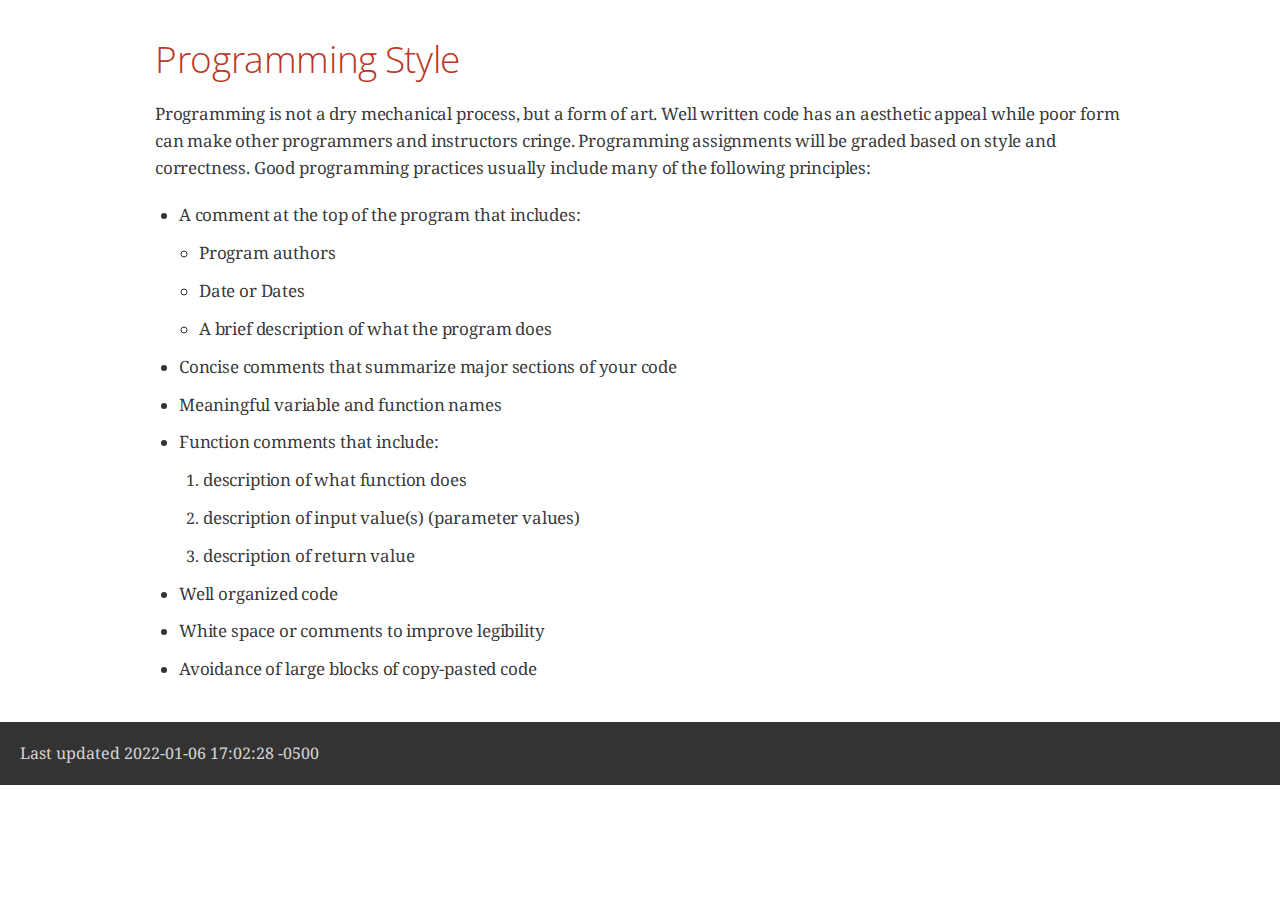
<file: style.html>
<!DOCTYPE html>
<html lang="en">
<head>
<meta charset="UTF-8">
<meta http-equiv="X-UA-Compatible" content="IE=edge">
<meta name="viewport" content="width=device-width, initial-scale=1.0">
<meta name="generator" content="Asciidoctor 2.0.17">
<title>Programming Style</title>
<link rel="stylesheet" href="https://fonts.googleapis.com/css?family=Open+Sans:300,300italic,400,400italic,600,600italic%7CNoto+Serif:400,400italic,700,700italic%7CDroid+Sans+Mono:400,700">
<style>
/*! Asciidoctor default stylesheet | MIT License | https://asciidoctor.org */
/* Uncomment the following line when using as a custom stylesheet */
/* @import "https://fonts.googleapis.com/css?family=Open+Sans:300,300italic,400,400italic,600,600italic%7CNoto+Serif:400,400italic,700,700italic%7CDroid+Sans+Mono:400,700"; */
html{font-family:sans-serif;-webkit-text-size-adjust:100%}
a{background:none}
a:focus{outline:thin dotted}
a:active,a:hover{outline:0}
h1{font-size:2em;margin:.67em 0}
b,strong{font-weight:bold}
abbr{font-size:.9em}
abbr[title]{cursor:help;border-bottom:1px dotted #dddddf;text-decoration:none}
dfn{font-style:italic}
hr{height:0}
mark{background:#ff0;color:#000}
code,kbd,pre,samp{font-family:monospace;font-size:1em}
pre{white-space:pre-wrap}
q{quotes:"\201C" "\201D" "\2018" "\2019"}
small{font-size:80%}
sub,sup{font-size:75%;line-height:0;position:relative;vertical-align:baseline}
sup{top:-.5em}
sub{bottom:-.25em}
img{border:0}
svg:not(:root){overflow:hidden}
figure{margin:0}
audio,video{display:inline-block}
audio:not([controls]){display:none;height:0}
fieldset{border:1px solid silver;margin:0 2px;padding:.35em .625em .75em}
legend{border:0;padding:0}
button,input,select,textarea{font-family:inherit;font-size:100%;margin:0}
button,input{line-height:normal}
button,select{text-transform:none}
button,html input[type=button],input[type=reset],input[type=submit]{-webkit-appearance:button;cursor:pointer}
button[disabled],html input[disabled]{cursor:default}
input[type=checkbox],input[type=radio]{padding:0}
button::-moz-focus-inner,input::-moz-focus-inner{border:0;padding:0}
textarea{overflow:auto;vertical-align:top}
table{border-collapse:collapse;border-spacing:0}
*,::before,::after{box-sizing:border-box}
html,body{font-size:100%}
body{background:#fff;color:rgba(0,0,0,.8);padding:0;margin:0;font-family:"Noto Serif","DejaVu Serif",serif;line-height:1;position:relative;cursor:auto;-moz-tab-size:4;-o-tab-size:4;tab-size:4;word-wrap:anywhere;-moz-osx-font-smoothing:grayscale;-webkit-font-smoothing:antialiased}
a:hover{cursor:pointer}
img,object,embed{max-width:100%;height:auto}
object,embed{height:100%}
img{-ms-interpolation-mode:bicubic}
.left{float:left!important}
.right{float:right!important}
.text-left{text-align:left!important}
.text-right{text-align:right!important}
.text-center{text-align:center!important}
.text-justify{text-align:justify!important}
.hide{display:none}
img,object,svg{display:inline-block;vertical-align:middle}
textarea{height:auto;min-height:50px}
select{width:100%}
.subheader,.admonitionblock td.content>.title,.audioblock>.title,.exampleblock>.title,.imageblock>.title,.listingblock>.title,.literalblock>.title,.stemblock>.title,.openblock>.title,.paragraph>.title,.quoteblock>.title,table.tableblock>.title,.verseblock>.title,.videoblock>.title,.dlist>.title,.olist>.title,.ulist>.title,.qlist>.title,.hdlist>.title{line-height:1.45;color:#7a2518;font-weight:400;margin-top:0;margin-bottom:.25em}
div,dl,dt,dd,ul,ol,li,h1,h2,h3,#toctitle,.sidebarblock>.content>.title,h4,h5,h6,pre,form,p,blockquote,th,td{margin:0;padding:0}
a{color:#2156a5;text-decoration:underline;line-height:inherit}
a:hover,a:focus{color:#1d4b8f}
a img{border:0}
p{line-height:1.6;margin-bottom:1.25em;text-rendering:optimizeLegibility}
p aside{font-size:.875em;line-height:1.35;font-style:italic}
h1,h2,h3,#toctitle,.sidebarblock>.content>.title,h4,h5,h6{font-family:"Open Sans","DejaVu Sans",sans-serif;font-weight:300;font-style:normal;color:#ba3925;text-rendering:optimizeLegibility;margin-top:1em;margin-bottom:.5em;line-height:1.0125em}
h1 small,h2 small,h3 small,#toctitle small,.sidebarblock>.content>.title small,h4 small,h5 small,h6 small{font-size:60%;color:#e99b8f;line-height:0}
h1{font-size:2.125em}
h2{font-size:1.6875em}
h3,#toctitle,.sidebarblock>.content>.title{font-size:1.375em}
h4,h5{font-size:1.125em}
h6{font-size:1em}
hr{border:solid #dddddf;border-width:1px 0 0;clear:both;margin:1.25em 0 1.1875em}
em,i{font-style:italic;line-height:inherit}
strong,b{font-weight:bold;line-height:inherit}
small{font-size:60%;line-height:inherit}
code{font-family:"Droid Sans Mono","DejaVu Sans Mono",monospace;font-weight:400;color:rgba(0,0,0,.9)}
ul,ol,dl{line-height:1.6;margin-bottom:1.25em;list-style-position:outside;font-family:inherit}
ul,ol{margin-left:1.5em}
ul li ul,ul li ol{margin-left:1.25em;margin-bottom:0}
ul.square li ul,ul.circle li ul,ul.disc li ul{list-style:inherit}
ul.square{list-style-type:square}
ul.circle{list-style-type:circle}
ul.disc{list-style-type:disc}
ol li ul,ol li ol{margin-left:1.25em;margin-bottom:0}
dl dt{margin-bottom:.3125em;font-weight:bold}
dl dd{margin-bottom:1.25em}
blockquote{margin:0 0 1.25em;padding:.5625em 1.25em 0 1.1875em;border-left:1px solid #ddd}
blockquote,blockquote p{line-height:1.6;color:rgba(0,0,0,.85)}
@media screen and (min-width:768px){h1,h2,h3,#toctitle,.sidebarblock>.content>.title,h4,h5,h6{line-height:1.2}
h1{font-size:2.75em}
h2{font-size:2.3125em}
h3,#toctitle,.sidebarblock>.content>.title{font-size:1.6875em}
h4{font-size:1.4375em}}
table{background:#fff;margin-bottom:1.25em;border:1px solid #dedede;word-wrap:normal}
table thead,table tfoot{background:#f7f8f7}
table thead tr th,table thead tr td,table tfoot tr th,table tfoot tr td{padding:.5em .625em .625em;font-size:inherit;color:rgba(0,0,0,.8);text-align:left}
table tr th,table tr td{padding:.5625em .625em;font-size:inherit;color:rgba(0,0,0,.8)}
table tr.even,table tr.alt{background:#f8f8f7}
table thead tr th,table tfoot tr th,table tbody tr td,table tr td,table tfoot tr td{line-height:1.6}
h1,h2,h3,#toctitle,.sidebarblock>.content>.title,h4,h5,h6{line-height:1.2;word-spacing:-.05em}
h1 strong,h2 strong,h3 strong,#toctitle strong,.sidebarblock>.content>.title strong,h4 strong,h5 strong,h6 strong{font-weight:400}
.center{margin-left:auto;margin-right:auto}
.stretch{width:100%}
.clearfix::before,.clearfix::after,.float-group::before,.float-group::after{content:" ";display:table}
.clearfix::after,.float-group::after{clear:both}
:not(pre).nobreak{word-wrap:normal}
:not(pre).nowrap{white-space:nowrap}
:not(pre).pre-wrap{white-space:pre-wrap}
:not(pre):not([class^=L])>code{font-size:.9375em;font-style:normal!important;letter-spacing:0;padding:.1em .5ex;word-spacing:-.15em;background:#f7f7f8;border-radius:4px;line-height:1.45;text-rendering:optimizeSpeed}
pre{color:rgba(0,0,0,.9);font-family:"Droid Sans Mono","DejaVu Sans Mono",monospace;line-height:1.45;text-rendering:optimizeSpeed}
pre code,pre pre{color:inherit;font-size:inherit;line-height:inherit}
pre>code{display:block}
pre.nowrap,pre.nowrap pre{white-space:pre;word-wrap:normal}
em em{font-style:normal}
strong strong{font-weight:400}
.keyseq{color:rgba(51,51,51,.8)}
kbd{font-family:"Droid Sans Mono","DejaVu Sans Mono",monospace;display:inline-block;color:rgba(0,0,0,.8);font-size:.65em;line-height:1.45;background:#f7f7f7;border:1px solid #ccc;border-radius:3px;box-shadow:0 1px 0 rgba(0,0,0,.2),inset 0 0 0 .1em #fff;margin:0 .15em;padding:.2em .5em;vertical-align:middle;position:relative;top:-.1em;white-space:nowrap}
.keyseq kbd:first-child{margin-left:0}
.keyseq kbd:last-child{margin-right:0}
.menuseq,.menuref{color:#000}
.menuseq b:not(.caret),.menuref{font-weight:inherit}
.menuseq{word-spacing:-.02em}
.menuseq b.caret{font-size:1.25em;line-height:.8}
.menuseq i.caret{font-weight:bold;text-align:center;width:.45em}
b.button::before,b.button::after{position:relative;top:-1px;font-weight:400}
b.button::before{content:"[";padding:0 3px 0 2px}
b.button::after{content:"]";padding:0 2px 0 3px}
p a>code:hover{color:rgba(0,0,0,.9)}
#header,#content,#footnotes,#footer{width:100%;margin:0 auto;max-width:62.5em;*zoom:1;position:relative;padding-left:.9375em;padding-right:.9375em}
#header::before,#header::after,#content::before,#content::after,#footnotes::before,#footnotes::after,#footer::before,#footer::after{content:" ";display:table}
#header::after,#content::after,#footnotes::after,#footer::after{clear:both}
#content{margin-top:1.25em}
#content::before{content:none}
#header>h1:first-child{color:rgba(0,0,0,.85);margin-top:2.25rem;margin-bottom:0}
#header>h1:first-child+#toc{margin-top:8px;border-top:1px solid #dddddf}
#header>h1:only-child,body.toc2 #header>h1:nth-last-child(2){border-bottom:1px solid #dddddf;padding-bottom:8px}
#header .details{border-bottom:1px solid #dddddf;line-height:1.45;padding-top:.25em;padding-bottom:.25em;padding-left:.25em;color:rgba(0,0,0,.6);display:flex;flex-flow:row wrap}
#header .details span:first-child{margin-left:-.125em}
#header .details span.email a{color:rgba(0,0,0,.85)}
#header .details br{display:none}
#header .details br+span::before{content:"\00a0\2013\00a0"}
#header .details br+span.author::before{content:"\00a0\22c5\00a0";color:rgba(0,0,0,.85)}
#header .details br+span#revremark::before{content:"\00a0|\00a0"}
#header #revnumber{text-transform:capitalize}
#header #revnumber::after{content:"\00a0"}
#content>h1:first-child:not([class]){color:rgba(0,0,0,.85);border-bottom:1px solid #dddddf;padding-bottom:8px;margin-top:0;padding-top:1rem;margin-bottom:1.25rem}
#toc{border-bottom:1px solid #e7e7e9;padding-bottom:.5em}
#toc>ul{margin-left:.125em}
#toc ul.sectlevel0>li>a{font-style:italic}
#toc ul.sectlevel0 ul.sectlevel1{margin:.5em 0}
#toc ul{font-family:"Open Sans","DejaVu Sans",sans-serif;list-style-type:none}
#toc li{line-height:1.3334;margin-top:.3334em}
#toc a{text-decoration:none}
#toc a:active{text-decoration:underline}
#toctitle{color:#7a2518;font-size:1.2em}
@media screen and (min-width:768px){#toctitle{font-size:1.375em}
body.toc2{padding-left:15em;padding-right:0}
#toc.toc2{margin-top:0!important;background:#f8f8f7;position:fixed;width:15em;left:0;top:0;border-right:1px solid #e7e7e9;border-top-width:0!important;border-bottom-width:0!important;z-index:1000;padding:1.25em 1em;height:100%;overflow:auto}
#toc.toc2 #toctitle{margin-top:0;margin-bottom:.8rem;font-size:1.2em}
#toc.toc2>ul{font-size:.9em;margin-bottom:0}
#toc.toc2 ul ul{margin-left:0;padding-left:1em}
#toc.toc2 ul.sectlevel0 ul.sectlevel1{padding-left:0;margin-top:.5em;margin-bottom:.5em}
body.toc2.toc-right{padding-left:0;padding-right:15em}
body.toc2.toc-right #toc.toc2{border-right-width:0;border-left:1px solid #e7e7e9;left:auto;right:0}}
@media screen and (min-width:1280px){body.toc2{padding-left:20em;padding-right:0}
#toc.toc2{width:20em}
#toc.toc2 #toctitle{font-size:1.375em}
#toc.toc2>ul{font-size:.95em}
#toc.toc2 ul ul{padding-left:1.25em}
body.toc2.toc-right{padding-left:0;padding-right:20em}}
#content #toc{border:1px solid #e0e0dc;margin-bottom:1.25em;padding:1.25em;background:#f8f8f7;border-radius:4px}
#content #toc>:first-child{margin-top:0}
#content #toc>:last-child{margin-bottom:0}
#footer{max-width:none;background:rgba(0,0,0,.8);padding:1.25em}
#footer-text{color:hsla(0,0%,100%,.8);line-height:1.44}
#content{margin-bottom:.625em}
.sect1{padding-bottom:.625em}
@media screen and (min-width:768px){#content{margin-bottom:1.25em}
.sect1{padding-bottom:1.25em}}
.sect1:last-child{padding-bottom:0}
.sect1+.sect1{border-top:1px solid #e7e7e9}
#content h1>a.anchor,h2>a.anchor,h3>a.anchor,#toctitle>a.anchor,.sidebarblock>.content>.title>a.anchor,h4>a.anchor,h5>a.anchor,h6>a.anchor{position:absolute;z-index:1001;width:1.5ex;margin-left:-1.5ex;display:block;text-decoration:none!important;visibility:hidden;text-align:center;font-weight:400}
#content h1>a.anchor::before,h2>a.anchor::before,h3>a.anchor::before,#toctitle>a.anchor::before,.sidebarblock>.content>.title>a.anchor::before,h4>a.anchor::before,h5>a.anchor::before,h6>a.anchor::before{content:"\00A7";font-size:.85em;display:block;padding-top:.1em}
#content h1:hover>a.anchor,#content h1>a.anchor:hover,h2:hover>a.anchor,h2>a.anchor:hover,h3:hover>a.anchor,#toctitle:hover>a.anchor,.sidebarblock>.content>.title:hover>a.anchor,h3>a.anchor:hover,#toctitle>a.anchor:hover,.sidebarblock>.content>.title>a.anchor:hover,h4:hover>a.anchor,h4>a.anchor:hover,h5:hover>a.anchor,h5>a.anchor:hover,h6:hover>a.anchor,h6>a.anchor:hover{visibility:visible}
#content h1>a.link,h2>a.link,h3>a.link,#toctitle>a.link,.sidebarblock>.content>.title>a.link,h4>a.link,h5>a.link,h6>a.link{color:#ba3925;text-decoration:none}
#content h1>a.link:hover,h2>a.link:hover,h3>a.link:hover,#toctitle>a.link:hover,.sidebarblock>.content>.title>a.link:hover,h4>a.link:hover,h5>a.link:hover,h6>a.link:hover{color:#a53221}
details,.audioblock,.imageblock,.literalblock,.listingblock,.stemblock,.videoblock{margin-bottom:1.25em}
details{margin-left:1.25rem}
details>summary{cursor:pointer;display:block;position:relative;line-height:1.6;margin-bottom:.625rem;outline:none;-webkit-tap-highlight-color:transparent}
details>summary::-webkit-details-marker{display:none}
details>summary::before{content:"";border:solid transparent;border-left:solid;border-width:.3em 0 .3em .5em;position:absolute;top:.5em;left:-1.25rem;transform:translateX(15%)}
details[open]>summary::before{border:solid transparent;border-top:solid;border-width:.5em .3em 0;transform:translateY(15%)}
details>summary::after{content:"";width:1.25rem;height:1em;position:absolute;top:.3em;left:-1.25rem}
.admonitionblock td.content>.title,.audioblock>.title,.exampleblock>.title,.imageblock>.title,.listingblock>.title,.literalblock>.title,.stemblock>.title,.openblock>.title,.paragraph>.title,.quoteblock>.title,table.tableblock>.title,.verseblock>.title,.videoblock>.title,.dlist>.title,.olist>.title,.ulist>.title,.qlist>.title,.hdlist>.title{text-rendering:optimizeLegibility;text-align:left;font-family:"Noto Serif","DejaVu Serif",serif;font-size:1rem;font-style:italic}
table.tableblock.fit-content>caption.title{white-space:nowrap;width:0}
.paragraph.lead>p,#preamble>.sectionbody>[class=paragraph]:first-of-type p{font-size:1.21875em;line-height:1.6;color:rgba(0,0,0,.85)}
.admonitionblock>table{border-collapse:separate;border:0;background:none;width:100%}
.admonitionblock>table td.icon{text-align:center;width:80px}
.admonitionblock>table td.icon img{max-width:none}
.admonitionblock>table td.icon .title{font-weight:bold;font-family:"Open Sans","DejaVu Sans",sans-serif;text-transform:uppercase}
.admonitionblock>table td.content{padding-left:1.125em;padding-right:1.25em;border-left:1px solid #dddddf;color:rgba(0,0,0,.6);word-wrap:anywhere}
.admonitionblock>table td.content>:last-child>:last-child{margin-bottom:0}
.exampleblock>.content{border:1px solid #e6e6e6;margin-bottom:1.25em;padding:1.25em;background:#fff;border-radius:4px}
.exampleblock>.content>:first-child{margin-top:0}
.exampleblock>.content>:last-child{margin-bottom:0}
.sidebarblock{border:1px solid #dbdbd6;margin-bottom:1.25em;padding:1.25em;background:#f3f3f2;border-radius:4px}
.sidebarblock>:first-child{margin-top:0}
.sidebarblock>:last-child{margin-bottom:0}
.sidebarblock>.content>.title{color:#7a2518;margin-top:0;text-align:center}
.exampleblock>.content>:last-child>:last-child,.exampleblock>.content .olist>ol>li:last-child>:last-child,.exampleblock>.content .ulist>ul>li:last-child>:last-child,.exampleblock>.content .qlist>ol>li:last-child>:last-child,.sidebarblock>.content>:last-child>:last-child,.sidebarblock>.content .olist>ol>li:last-child>:last-child,.sidebarblock>.content .ulist>ul>li:last-child>:last-child,.sidebarblock>.content .qlist>ol>li:last-child>:last-child{margin-bottom:0}
.literalblock pre,.listingblock>.content>pre{border-radius:4px;overflow-x:auto;padding:1em;font-size:.8125em}
@media screen and (min-width:768px){.literalblock pre,.listingblock>.content>pre{font-size:.90625em}}
@media screen and (min-width:1280px){.literalblock pre,.listingblock>.content>pre{font-size:1em}}
.literalblock pre,.listingblock>.content>pre:not(.highlight),.listingblock>.content>pre[class=highlight],.listingblock>.content>pre[class^="highlight "]{background:#f7f7f8}
.literalblock.output pre{color:#f7f7f8;background:rgba(0,0,0,.9)}
.listingblock>.content{position:relative}
.listingblock code[data-lang]::before{display:none;content:attr(data-lang);position:absolute;font-size:.75em;top:.425rem;right:.5rem;line-height:1;text-transform:uppercase;color:inherit;opacity:.5}
.listingblock:hover code[data-lang]::before{display:block}
.listingblock.terminal pre .command::before{content:attr(data-prompt);padding-right:.5em;color:inherit;opacity:.5}
.listingblock.terminal pre .command:not([data-prompt])::before{content:"$"}
.listingblock pre.highlightjs{padding:0}
.listingblock pre.highlightjs>code{padding:1em;border-radius:4px}
.listingblock pre.prettyprint{border-width:0}
.prettyprint{background:#f7f7f8}
pre.prettyprint .linenums{line-height:1.45;margin-left:2em}
pre.prettyprint li{background:none;list-style-type:inherit;padding-left:0}
pre.prettyprint li code[data-lang]::before{opacity:1}
pre.prettyprint li:not(:first-child) code[data-lang]::before{display:none}
table.linenotable{border-collapse:separate;border:0;margin-bottom:0;background:none}
table.linenotable td[class]{color:inherit;vertical-align:top;padding:0;line-height:inherit;white-space:normal}
table.linenotable td.code{padding-left:.75em}
table.linenotable td.linenos,pre.pygments .linenos{border-right:1px solid;opacity:.35;padding-right:.5em;-webkit-user-select:none;-moz-user-select:none;-ms-user-select:none;user-select:none}
pre.pygments span.linenos{display:inline-block;margin-right:.75em}
.quoteblock{margin:0 1em 1.25em 1.5em;display:table}
.quoteblock:not(.excerpt)>.title{margin-left:-1.5em;margin-bottom:.75em}
.quoteblock blockquote,.quoteblock p{color:rgba(0,0,0,.85);font-size:1.15rem;line-height:1.75;word-spacing:.1em;letter-spacing:0;font-style:italic;text-align:justify}
.quoteblock blockquote{margin:0;padding:0;border:0}
.quoteblock blockquote::before{content:"\201c";float:left;font-size:2.75em;font-weight:bold;line-height:.6em;margin-left:-.6em;color:#7a2518;text-shadow:0 1px 2px rgba(0,0,0,.1)}
.quoteblock blockquote>.paragraph:last-child p{margin-bottom:0}
.quoteblock .attribution{margin-top:.75em;margin-right:.5ex;text-align:right}
.verseblock{margin:0 1em 1.25em}
.verseblock pre{font-family:"Open Sans","DejaVu Sans",sans-serif;font-size:1.15rem;color:rgba(0,0,0,.85);font-weight:300;text-rendering:optimizeLegibility}
.verseblock pre strong{font-weight:400}
.verseblock .attribution{margin-top:1.25rem;margin-left:.5ex}
.quoteblock .attribution,.verseblock .attribution{font-size:.9375em;line-height:1.45;font-style:italic}
.quoteblock .attribution br,.verseblock .attribution br{display:none}
.quoteblock .attribution cite,.verseblock .attribution cite{display:block;letter-spacing:-.025em;color:rgba(0,0,0,.6)}
.quoteblock.abstract blockquote::before,.quoteblock.excerpt blockquote::before,.quoteblock .quoteblock blockquote::before{display:none}
.quoteblock.abstract blockquote,.quoteblock.abstract p,.quoteblock.excerpt blockquote,.quoteblock.excerpt p,.quoteblock .quoteblock blockquote,.quoteblock .quoteblock p{line-height:1.6;word-spacing:0}
.quoteblock.abstract{margin:0 1em 1.25em;display:block}
.quoteblock.abstract>.title{margin:0 0 .375em;font-size:1.15em;text-align:center}
.quoteblock.excerpt>blockquote,.quoteblock .quoteblock{padding:0 0 .25em 1em;border-left:.25em solid #dddddf}
.quoteblock.excerpt,.quoteblock .quoteblock{margin-left:0}
.quoteblock.excerpt blockquote,.quoteblock.excerpt p,.quoteblock .quoteblock blockquote,.quoteblock .quoteblock p{color:inherit;font-size:1.0625rem}
.quoteblock.excerpt .attribution,.quoteblock .quoteblock .attribution{color:inherit;font-size:.85rem;text-align:left;margin-right:0}
p.tableblock:last-child{margin-bottom:0}
td.tableblock>.content{margin-bottom:1.25em;word-wrap:anywhere}
td.tableblock>.content>:last-child{margin-bottom:-1.25em}
table.tableblock,th.tableblock,td.tableblock{border:0 solid #dedede}
table.grid-all>*>tr>*{border-width:1px}
table.grid-cols>*>tr>*{border-width:0 1px}
table.grid-rows>*>tr>*{border-width:1px 0}
table.frame-all{border-width:1px}
table.frame-ends{border-width:1px 0}
table.frame-sides{border-width:0 1px}
table.frame-none>colgroup+*>:first-child>*,table.frame-sides>colgroup+*>:first-child>*{border-top-width:0}
table.frame-none>:last-child>:last-child>*,table.frame-sides>:last-child>:last-child>*{border-bottom-width:0}
table.frame-none>*>tr>:first-child,table.frame-ends>*>tr>:first-child{border-left-width:0}
table.frame-none>*>tr>:last-child,table.frame-ends>*>tr>:last-child{border-right-width:0}
table.stripes-all>*>tr,table.stripes-odd>*>tr:nth-of-type(odd),table.stripes-even>*>tr:nth-of-type(even),table.stripes-hover>*>tr:hover{background:#f8f8f7}
th.halign-left,td.halign-left{text-align:left}
th.halign-right,td.halign-right{text-align:right}
th.halign-center,td.halign-center{text-align:center}
th.valign-top,td.valign-top{vertical-align:top}
th.valign-bottom,td.valign-bottom{vertical-align:bottom}
th.valign-middle,td.valign-middle{vertical-align:middle}
table thead th,table tfoot th{font-weight:bold}
tbody tr th{background:#f7f8f7}
tbody tr th,tbody tr th p,tfoot tr th,tfoot tr th p{color:rgba(0,0,0,.8);font-weight:bold}
p.tableblock>code:only-child{background:none;padding:0}
p.tableblock{font-size:1em}
ol{margin-left:1.75em}
ul li ol{margin-left:1.5em}
dl dd{margin-left:1.125em}
dl dd:last-child,dl dd:last-child>:last-child{margin-bottom:0}
li p,ul dd,ol dd,.olist .olist,.ulist .ulist,.ulist .olist,.olist .ulist{margin-bottom:.625em}
ul.checklist,ul.none,ol.none,ul.no-bullet,ol.no-bullet,ol.unnumbered,ul.unstyled,ol.unstyled{list-style-type:none}
ul.no-bullet,ol.no-bullet,ol.unnumbered{margin-left:.625em}
ul.unstyled,ol.unstyled{margin-left:0}
li>p:empty:only-child::before{content:"";display:inline-block}
ul.checklist>li>p:first-child{margin-left:-1em}
ul.checklist>li>p:first-child>.fa-square-o:first-child,ul.checklist>li>p:first-child>.fa-check-square-o:first-child{width:1.25em;font-size:.8em;position:relative;bottom:.125em}
ul.checklist>li>p:first-child>input[type=checkbox]:first-child{margin-right:.25em}
ul.inline{display:flex;flex-flow:row wrap;list-style:none;margin:0 0 .625em -1.25em}
ul.inline>li{margin-left:1.25em}
.unstyled dl dt{font-weight:400;font-style:normal}
ol.arabic{list-style-type:decimal}
ol.decimal{list-style-type:decimal-leading-zero}
ol.loweralpha{list-style-type:lower-alpha}
ol.upperalpha{list-style-type:upper-alpha}
ol.lowerroman{list-style-type:lower-roman}
ol.upperroman{list-style-type:upper-roman}
ol.lowergreek{list-style-type:lower-greek}
.hdlist>table,.colist>table{border:0;background:none}
.hdlist>table>tbody>tr,.colist>table>tbody>tr{background:none}
td.hdlist1,td.hdlist2{vertical-align:top;padding:0 .625em}
td.hdlist1{font-weight:bold;padding-bottom:1.25em}
td.hdlist2{word-wrap:anywhere}
.literalblock+.colist,.listingblock+.colist{margin-top:-.5em}
.colist td:not([class]):first-child{padding:.4em .75em 0;line-height:1;vertical-align:top}
.colist td:not([class]):first-child img{max-width:none}
.colist td:not([class]):last-child{padding:.25em 0}
.thumb,.th{line-height:0;display:inline-block;border:4px solid #fff;box-shadow:0 0 0 1px #ddd}
.imageblock.left{margin:.25em .625em 1.25em 0}
.imageblock.right{margin:.25em 0 1.25em .625em}
.imageblock>.title{margin-bottom:0}
.imageblock.thumb,.imageblock.th{border-width:6px}
.imageblock.thumb>.title,.imageblock.th>.title{padding:0 .125em}
.image.left,.image.right{margin-top:.25em;margin-bottom:.25em;display:inline-block;line-height:0}
.image.left{margin-right:.625em}
.image.right{margin-left:.625em}
a.image{text-decoration:none;display:inline-block}
a.image object{pointer-events:none}
sup.footnote,sup.footnoteref{font-size:.875em;position:static;vertical-align:super}
sup.footnote a,sup.footnoteref a{text-decoration:none}
sup.footnote a:active,sup.footnoteref a:active{text-decoration:underline}
#footnotes{padding-top:.75em;padding-bottom:.75em;margin-bottom:.625em}
#footnotes hr{width:20%;min-width:6.25em;margin:-.25em 0 .75em;border-width:1px 0 0}
#footnotes .footnote{padding:0 .375em 0 .225em;line-height:1.3334;font-size:.875em;margin-left:1.2em;margin-bottom:.2em}
#footnotes .footnote a:first-of-type{font-weight:bold;text-decoration:none;margin-left:-1.05em}
#footnotes .footnote:last-of-type{margin-bottom:0}
#content #footnotes{margin-top:-.625em;margin-bottom:0;padding:.75em 0}
div.unbreakable{page-break-inside:avoid}
.big{font-size:larger}
.small{font-size:smaller}
.underline{text-decoration:underline}
.overline{text-decoration:overline}
.line-through{text-decoration:line-through}
.aqua{color:#00bfbf}
.aqua-background{background:#00fafa}
.black{color:#000}
.black-background{background:#000}
.blue{color:#0000bf}
.blue-background{background:#0000fa}
.fuchsia{color:#bf00bf}
.fuchsia-background{background:#fa00fa}
.gray{color:#606060}
.gray-background{background:#7d7d7d}
.green{color:#006000}
.green-background{background:#007d00}
.lime{color:#00bf00}
.lime-background{background:#00fa00}
.maroon{color:#600000}
.maroon-background{background:#7d0000}
.navy{color:#000060}
.navy-background{background:#00007d}
.olive{color:#606000}
.olive-background{background:#7d7d00}
.purple{color:#600060}
.purple-background{background:#7d007d}
.red{color:#bf0000}
.red-background{background:#fa0000}
.silver{color:#909090}
.silver-background{background:#bcbcbc}
.teal{color:#006060}
.teal-background{background:#007d7d}
.white{color:#bfbfbf}
.white-background{background:#fafafa}
.yellow{color:#bfbf00}
.yellow-background{background:#fafa00}
span.icon>.fa{cursor:default}
a span.icon>.fa{cursor:inherit}
.admonitionblock td.icon [class^="fa icon-"]{font-size:2.5em;text-shadow:1px 1px 2px rgba(0,0,0,.5);cursor:default}
.admonitionblock td.icon .icon-note::before{content:"\f05a";color:#19407c}
.admonitionblock td.icon .icon-tip::before{content:"\f0eb";text-shadow:1px 1px 2px rgba(155,155,0,.8);color:#111}
.admonitionblock td.icon .icon-warning::before{content:"\f071";color:#bf6900}
.admonitionblock td.icon .icon-caution::before{content:"\f06d";color:#bf3400}
.admonitionblock td.icon .icon-important::before{content:"\f06a";color:#bf0000}
.conum[data-value]{display:inline-block;color:#fff!important;background:rgba(0,0,0,.8);border-radius:50%;text-align:center;font-size:.75em;width:1.67em;height:1.67em;line-height:1.67em;font-family:"Open Sans","DejaVu Sans",sans-serif;font-style:normal;font-weight:bold}
.conum[data-value] *{color:#fff!important}
.conum[data-value]+b{display:none}
.conum[data-value]::after{content:attr(data-value)}
pre .conum[data-value]{position:relative;top:-.125em}
b.conum *{color:inherit!important}
.conum:not([data-value]):empty{display:none}
dt,th.tableblock,td.content,div.footnote{text-rendering:optimizeLegibility}
h1,h2,p,td.content,span.alt,summary{letter-spacing:-.01em}
p strong,td.content strong,div.footnote strong{letter-spacing:-.005em}
p,blockquote,dt,td.content,span.alt,summary{font-size:1.0625rem}
p{margin-bottom:1.25rem}
.sidebarblock p,.sidebarblock dt,.sidebarblock td.content,p.tableblock{font-size:1em}
.exampleblock>.content{background:#fffef7;border-color:#e0e0dc;box-shadow:0 1px 4px #e0e0dc}
.print-only{display:none!important}
@page{margin:1.25cm .75cm}
@media print{*{box-shadow:none!important;text-shadow:none!important}
html{font-size:80%}
a{color:inherit!important;text-decoration:underline!important}
a.bare,a[href^="#"],a[href^="mailto:"]{text-decoration:none!important}
a[href^="http:"]:not(.bare)::after,a[href^="https:"]:not(.bare)::after{content:"(" attr(href) ")";display:inline-block;font-size:.875em;padding-left:.25em}
abbr[title]{border-bottom:1px dotted}
abbr[title]::after{content:" (" attr(title) ")"}
pre,blockquote,tr,img,object,svg{page-break-inside:avoid}
thead{display:table-header-group}
svg{max-width:100%}
p,blockquote,dt,td.content{font-size:1em;orphans:3;widows:3}
h2,h3,#toctitle,.sidebarblock>.content>.title{page-break-after:avoid}
#header,#content,#footnotes,#footer{max-width:none}
#toc,.sidebarblock,.exampleblock>.content{background:none!important}
#toc{border-bottom:1px solid #dddddf!important;padding-bottom:0!important}
body.book #header{text-align:center}
body.book #header>h1:first-child{border:0!important;margin:2.5em 0 1em}
body.book #header .details{border:0!important;display:block;padding:0!important}
body.book #header .details span:first-child{margin-left:0!important}
body.book #header .details br{display:block}
body.book #header .details br+span::before{content:none!important}
body.book #toc{border:0!important;text-align:left!important;padding:0!important;margin:0!important}
body.book #toc,body.book #preamble,body.book h1.sect0,body.book .sect1>h2{page-break-before:always}
.listingblock code[data-lang]::before{display:block}
#footer{padding:0 .9375em}
.hide-on-print{display:none!important}
.print-only{display:block!important}
.hide-for-print{display:none!important}
.show-for-print{display:inherit!important}}
@media amzn-kf8,print{#header>h1:first-child{margin-top:1.25rem}
.sect1{padding:0!important}
.sect1+.sect1{border:0}
#footer{background:none}
#footer-text{color:rgba(0,0,0,.6);font-size:.9em}}
@media amzn-kf8{#header,#content,#footnotes,#footer{padding:0}}
</style>
</head>
<body class="article">
<div id="header">
</div>
<div id="content">
<div class="sect1">
<h2 id="_programming_style">Programming Style</h2>
<div class="sectionbody">
<div class="paragraph">
<p>Programming is not a dry mechanical process, but a form of art. Well written
code has an aesthetic appeal while poor form can make other programmers and
instructors cringe. Programming assignments will be graded based on style and
correctness. Good programming practices usually include many of the following
principles:</p>
</div>
<div class="ulist">
<ul>
<li>
<p>A comment at the top of the program that includes:</p>
<div class="ulist">
<ul>
<li>
<p>Program authors</p>
</li>
<li>
<p>Date or Dates</p>
</li>
<li>
<p>A brief description of what the program does</p>
</li>
</ul>
</div>
</li>
<li>
<p>Concise comments that summarize major sections of your code</p>
</li>
<li>
<p>Meaningful variable and function names</p>
</li>
<li>
<p>Function comments that include:</p>
<div class="olist arabic">
<ol class="arabic">
<li>
<p>description of what function does</p>
</li>
<li>
<p>description of input value(s) (parameter values)</p>
</li>
<li>
<p>description of return value</p>
</li>
</ol>
</div>
</li>
<li>
<p>Well organized code</p>
</li>
<li>
<p>White space or comments to improve legibility</p>
</li>
<li>
<p>Avoidance of large blocks of copy-pasted code</p>
</li>
</ul>
</div>
</div>
</div>
</div>
<div id="footer">
<div id="footer-text">
Last updated 2022-01-06 17:02:28 -0500
</div>
</div>
</body>
</html>
</file>
<file: style/front.css>
@import "cs21.css";
@import "table.css";

div.anns {
 background: #bbaaaa;
 padding: 2%;
}
</file>
